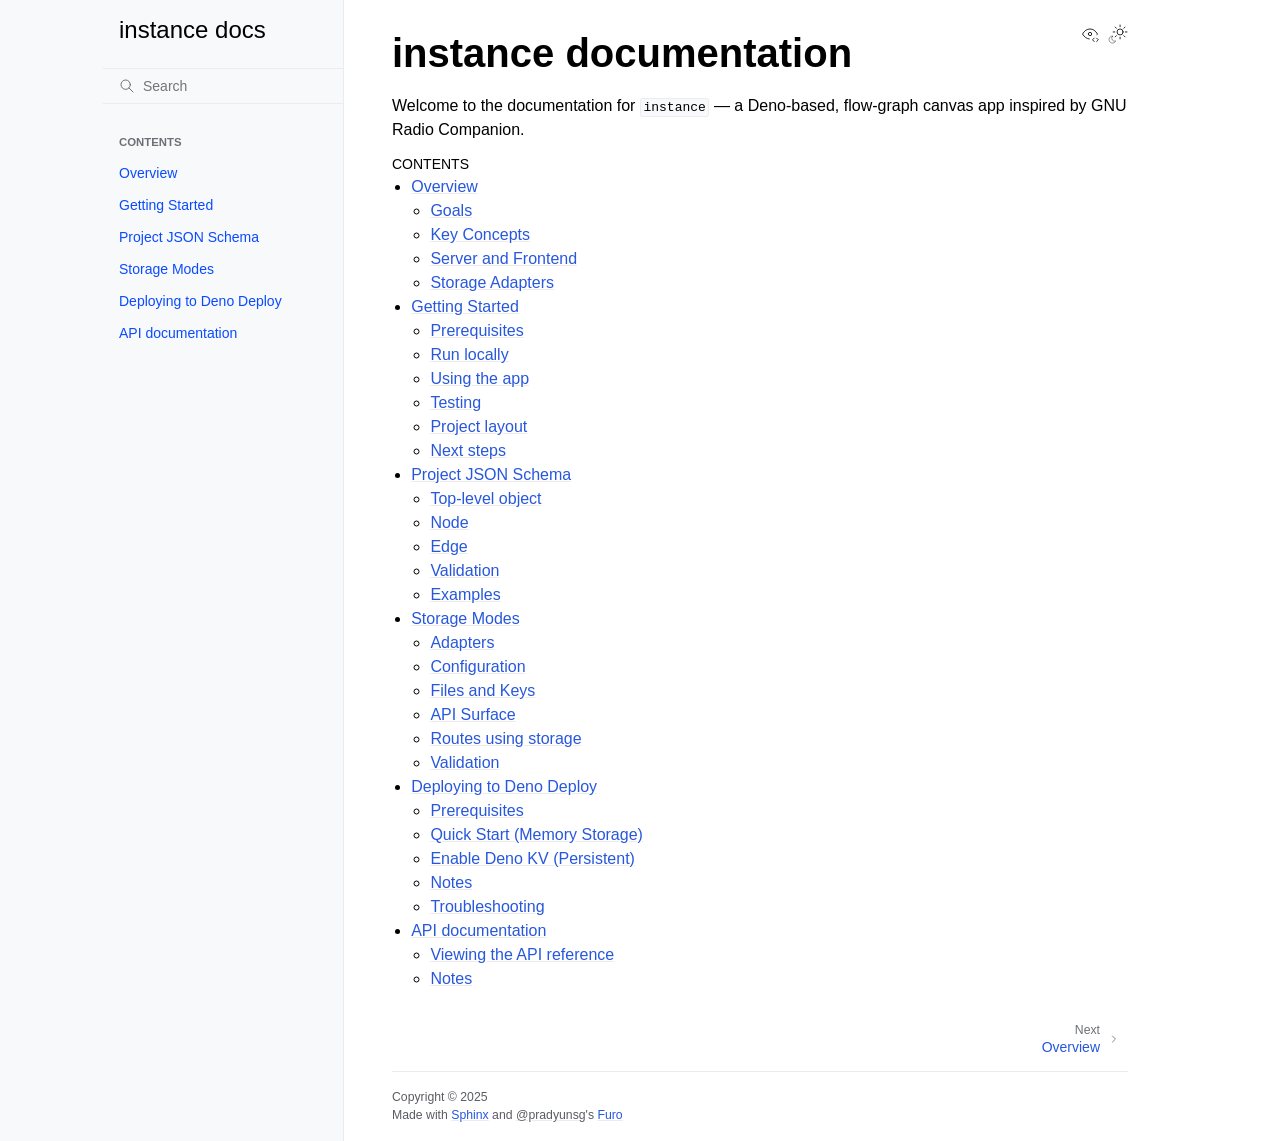
<file: docs/_build/html/index.html>
<!doctype html>
<html class="no-js" lang="en" data-content_root="./">
  <head><meta charset="utf-8">
    <meta name="viewport" content="width=device-width,initial-scale=1">
    <meta name="color-scheme" content="light dark"><meta name="viewport" content="width=device-width, initial-scale=1" />
<link rel="index" title="Index" href="genindex.html"><link rel="search" title="Search" href="search.html"><link rel="next" title="Overview" href="overview.html">

    <!-- Generated with Sphinx 8.2.3 and Furo 2025.09.25 -->
        <title>instance docs</title>
      <link rel="stylesheet" type="text/css" href="_static/pygments.css?v=acfd86a5" />
    <link rel="stylesheet" type="text/css" href="_static/styles/furo.css?v=580074bf" />
    <link rel="stylesheet" type="text/css" href="_static/styles/furo-extensions.css?v=8dab3a3b" />
    
    


<style>
  body {
    --color-code-background: #f2f2f2;
  --color-code-foreground: #1e1e1e;
  
  }
  @media not print {
    body[data-theme="dark"] {
      --color-code-background: #202020;
  --color-code-foreground: #d0d0d0;
  
    }
    @media (prefers-color-scheme: dark) {
      body:not([data-theme="light"]) {
        --color-code-background: #202020;
  --color-code-foreground: #d0d0d0;
  
      }
    }
  }
</style></head>
  <body>
    
    <script>
      document.body.dataset.theme = localStorage.getItem("theme") || "auto";
    </script>
    

<svg xmlns="http://www.w3.org/2000/svg" style="display: none;">
  <symbol id="svg-toc" viewBox="0 0 24 24">
    <title>Contents</title>
    <svg stroke="currentColor" fill="currentColor" stroke-width="0" viewBox="0 0 1024 1024">
      <path d="M408 442h480c4.4 0 8-3.6 8-8v-56c0-4.4-3.6-8-8-8H408c-4.4 0-8 3.6-8 8v56c0 4.4 3.6 8 8 8zm-8 204c0 4.4 3.6 8 8 8h480c4.4 0 8-3.6 8-8v-56c0-4.4-3.6-8-8-8H408c-4.4 0-8 3.6-8 8v56zm504-486H120c-4.4 0-8 3.6-8 8v56c0 4.4 3.6 8 8 8h784c4.4 0 8-3.6 8-8v-56c0-4.4-3.6-8-8-8zm0 632H120c-4.4 0-8 3.6-8 8v56c0 4.4 3.6 8 8 8h784c4.4 0 8-3.6 8-8v-56c0-4.4-3.6-8-8-8zM115.4 518.9L271.7 642c5.8 4.6 14.4.5 14.4-6.9V388.9c0-7.4-8.5-11.5-14.4-6.9L115.4 505.1a8.74 8.74 0 0 0 0 13.8z"/>
    </svg>
  </symbol>
  <symbol id="svg-menu" viewBox="0 0 24 24">
    <title>Menu</title>
    <svg xmlns="http://www.w3.org/2000/svg" viewBox="0 0 24 24" fill="none" stroke="currentColor"
      stroke-width="2" stroke-linecap="round" stroke-linejoin="round" class="feather-menu">
      <line x1="3" y1="12" x2="21" y2="12"></line>
      <line x1="3" y1="6" x2="21" y2="6"></line>
      <line x1="3" y1="18" x2="21" y2="18"></line>
    </svg>
  </symbol>
  <symbol id="svg-arrow-right" viewBox="0 0 24 24">
    <title>Expand</title>
    <svg xmlns="http://www.w3.org/2000/svg" viewBox="0 0 24 24" fill="none" stroke="currentColor"
      stroke-width="2" stroke-linecap="round" stroke-linejoin="round" class="feather-chevron-right">
      <polyline points="9 18 15 12 9 6"></polyline>
    </svg>
  </symbol>
  <symbol id="svg-sun" viewBox="0 0 24 24">
    <title>Light mode</title>
    <svg xmlns="http://www.w3.org/2000/svg" viewBox="0 0 24 24" fill="none" stroke="currentColor"
      stroke-width="1" stroke-linecap="round" stroke-linejoin="round" class="feather-sun">
      <circle cx="12" cy="12" r="5"></circle>
      <line x1="12" y1="1" x2="12" y2="3"></line>
      <line x1="12" y1="21" x2="12" y2="23"></line>
      <line x1="4.22" y1="4.22" x2="5.64" y2="5.64"></line>
      <line x1="18.36" y1="18.36" x2="19.78" y2="19.78"></line>
      <line x1="1" y1="12" x2="3" y2="12"></line>
      <line x1="21" y1="12" x2="23" y2="12"></line>
      <line x1="4.22" y1="19.78" x2="5.64" y2="18.36"></line>
      <line x1="18.36" y1="5.64" x2="19.78" y2="4.22"></line>
    </svg>
  </symbol>
  <symbol id="svg-moon" viewBox="0 0 24 24">
    <title>Dark mode</title>
    <svg xmlns="http://www.w3.org/2000/svg" viewBox="0 0 24 24" fill="none" stroke="currentColor"
      stroke-width="1" stroke-linecap="round" stroke-linejoin="round" class="icon-tabler-moon">
      <path stroke="none" d="M0 0h24v24H0z" fill="none" />
      <path d="M12 3c.132 0 .263 0 .393 0a7.5 7.5 0 0 0 7.92 12.446a9 9 0 1 1 -8.313 -12.454z" />
    </svg>
  </symbol>
  <symbol id="svg-sun-with-moon" viewBox="0 0 24 24">
    <title>Auto light/dark, in light mode</title>
    <svg xmlns="http://www.w3.org/2000/svg" viewBox="0 0 24 24" fill="none" stroke="currentColor"
      stroke-width="1" stroke-linecap="round" stroke-linejoin="round"
      class="icon-custom-derived-from-feather-sun-and-tabler-moon">
      <path style="opacity: 50%" d="M 5.411 14.504 C 5.471 14.504 5.532 14.504 5.591 14.504 C 3.639 16.319 4.383 19.569 6.931 20.352 C 7.693 20.586 8.512 20.551 9.25 20.252 C 8.023 23.207 4.056 23.725 2.11 21.184 C 0.166 18.642 1.702 14.949 4.874 14.536 C 5.051 14.512 5.231 14.5 5.411 14.5 L 5.411 14.504 Z"/>
      <line x1="14.5" y1="3.25" x2="14.5" y2="1.25"/>
      <line x1="14.5" y1="15.85" x2="14.5" y2="17.85"/>
      <line x1="10.044" y1="5.094" x2="8.63" y2="3.68"/>
      <line x1="19" y1="14.05" x2="20.414" y2="15.464"/>
      <line x1="8.2" y1="9.55" x2="6.2" y2="9.55"/>
      <line x1="20.8" y1="9.55" x2="22.8" y2="9.55"/>
      <line x1="10.044" y1="14.006" x2="8.63" y2="15.42"/>
      <line x1="19" y1="5.05" x2="20.414" y2="3.636"/>
      <circle cx="14.5" cy="9.55" r="3.6"/>
    </svg>
  </symbol>
  <symbol id="svg-moon-with-sun" viewBox="0 0 24 24">
    <title>Auto light/dark, in dark mode</title>
    <svg xmlns="http://www.w3.org/2000/svg" viewBox="0 0 24 24" fill="none" stroke="currentColor"
      stroke-width="1" stroke-linecap="round" stroke-linejoin="round"
      class="icon-custom-derived-from-feather-sun-and-tabler-moon">
      <path d="M 8.282 7.007 C 8.385 7.007 8.494 7.007 8.595 7.007 C 5.18 10.184 6.481 15.869 10.942 17.24 C 12.275 17.648 13.706 17.589 15 17.066 C 12.851 22.236 5.91 23.143 2.505 18.696 C -0.897 14.249 1.791 7.786 7.342 7.063 C 7.652 7.021 7.965 7 8.282 7 L 8.282 7.007 Z"/>
      <line style="opacity: 50%" x1="18" y1="3.705" x2="18" y2="2.5"/>
      <line style="opacity: 50%" x1="18" y1="11.295" x2="18" y2="12.5"/>
      <line style="opacity: 50%" x1="15.316" y1="4.816" x2="14.464" y2="3.964"/>
      <line style="opacity: 50%" x1="20.711" y1="10.212" x2="21.563" y2="11.063"/>
      <line style="opacity: 50%" x1="14.205" y1="7.5" x2="13.001" y2="7.5"/>
      <line style="opacity: 50%" x1="21.795" y1="7.5" x2="23" y2="7.5"/>
      <line style="opacity: 50%" x1="15.316" y1="10.184" x2="14.464" y2="11.036"/>
      <line style="opacity: 50%" x1="20.711" y1="4.789" x2="21.563" y2="3.937"/>
      <circle style="opacity: 50%" cx="18" cy="7.5" r="2.169"/>
    </svg>
  </symbol>
  <symbol id="svg-pencil" viewBox="0 0 24 24">
    <svg xmlns="http://www.w3.org/2000/svg" viewBox="0 0 24 24" fill="none" stroke="currentColor"
      stroke-width="1" stroke-linecap="round" stroke-linejoin="round" class="icon-tabler-pencil-code">
      <path d="M4 20h4l10.5 -10.5a2.828 2.828 0 1 0 -4 -4l-10.5 10.5v4" />
      <path d="M13.5 6.5l4 4" />
      <path d="M20 21l2 -2l-2 -2" />
      <path d="M17 17l-2 2l2 2" />
    </svg>
  </symbol>
  <symbol id="svg-eye" viewBox="0 0 24 24">
    <svg xmlns="http://www.w3.org/2000/svg" viewBox="0 0 24 24" fill="none" stroke="currentColor"
      stroke-width="1" stroke-linecap="round" stroke-linejoin="round" class="icon-tabler-eye-code">
      <path stroke="none" d="M0 0h24v24H0z" fill="none" />
      <path d="M10 12a2 2 0 1 0 4 0a2 2 0 0 0 -4 0" />
      <path
        d="M11.11 17.958c-3.209 -.307 -5.91 -2.293 -8.11 -5.958c2.4 -4 5.4 -6 9 -6c3.6 0 6.6 2 9 6c-.21 .352 -.427 .688 -.647 1.008" />
      <path d="M20 21l2 -2l-2 -2" />
      <path d="M17 17l-2 2l2 2" />
    </svg>
  </symbol>
</svg>

<input type="checkbox" class="sidebar-toggle" name="__navigation" id="__navigation" aria-label="Toggle site navigation sidebar">
<input type="checkbox" class="sidebar-toggle" name="__toc" id="__toc" aria-label="Toggle table of contents sidebar">
<label class="overlay sidebar-overlay" for="__navigation"></label>
<label class="overlay toc-overlay" for="__toc"></label>

<a class="skip-to-content muted-link" href="#furo-main-content">Skip to content</a>



<div class="page">
  <header class="mobile-header">
    <div class="header-left">
      <label class="nav-overlay-icon" for="__navigation">
        <span class="icon"><svg><use href="#svg-menu"></use></svg></span>
      </label>
    </div>
    <div class="header-center">
      <a href="#"><div class="brand">instance docs</div></a>
    </div>
    <div class="header-right">
      <div class="theme-toggle-container theme-toggle-header">
        <button class="theme-toggle" aria-label="Toggle Light / Dark / Auto color theme">
          <svg class="theme-icon-when-auto-light"><use href="#svg-sun-with-moon"></use></svg>
          <svg class="theme-icon-when-auto-dark"><use href="#svg-moon-with-sun"></use></svg>
          <svg class="theme-icon-when-dark"><use href="#svg-moon"></use></svg>
          <svg class="theme-icon-when-light"><use href="#svg-sun"></use></svg>
        </button>
      </div>
      <label class="toc-overlay-icon toc-header-icon no-toc" for="__toc">
        <span class="icon"><svg><use href="#svg-toc"></use></svg></span>
      </label>
    </div>
  </header>
  <aside class="sidebar-drawer">
    <div class="sidebar-container">
      
      <div class="sidebar-sticky"><a class="sidebar-brand" href="#">
  
  <span class="sidebar-brand-text">instance docs</span>
  
</a><form class="sidebar-search-container" method="get" action="search.html" role="search">
  <input class="sidebar-search" placeholder="Search" name="q" aria-label="Search">
  <input type="hidden" name="check_keywords" value="yes">
  <input type="hidden" name="area" value="default">
</form>
<div id="searchbox"></div><div class="sidebar-scroll"><div class="sidebar-tree">
  <p class="caption" role="heading"><span class="caption-text">Contents</span></p>
<ul>
<li class="toctree-l1"><a class="reference internal" href="overview.html">Overview</a></li>
<li class="toctree-l1"><a class="reference internal" href="getting_started.html">Getting Started</a></li>
<li class="toctree-l1"><a class="reference internal" href="schema.html">Project JSON Schema</a></li>
<li class="toctree-l1"><a class="reference internal" href="storage.html">Storage Modes</a></li>
<li class="toctree-l1"><a class="reference internal" href="deploy.html">Deploying to Deno Deploy</a></li>
<li class="toctree-l1"><a class="reference internal" href="api.html">API documentation</a></li>
</ul>

</div>
</div>

      </div>
      
    </div>
  </aside>
  <div class="main">
    <div class="content">
      <div class="article-container">
        <a href="#" class="back-to-top muted-link">
          <svg xmlns="http://www.w3.org/2000/svg" viewBox="0 0 24 24">
            <path d="M13 20h-2V8l-5.5 5.5-1.42-1.42L12 4.16l7.92 7.92-1.42 1.42L13 8v12z"></path>
          </svg>
          <span>Back to top</span>
        </a>
        <div class="content-icon-container">
          <div class="view-this-page">
  <a class="muted-link" href="_sources/index.rst.txt" title="View this page">
    <svg><use href="#svg-eye"></use></svg>
    <span class="visually-hidden">View this page</span>
  </a>
</div>
<div class="theme-toggle-container theme-toggle-content">
            <button class="theme-toggle" aria-label="Toggle Light / Dark / Auto color theme">
              <svg class="theme-icon-when-auto-light"><use href="#svg-sun-with-moon"></use></svg>
              <svg class="theme-icon-when-auto-dark"><use href="#svg-moon-with-sun"></use></svg>
              <svg class="theme-icon-when-dark"><use href="#svg-moon"></use></svg>
              <svg class="theme-icon-when-light"><use href="#svg-sun"></use></svg>
            </button>
          </div>
          <label class="toc-overlay-icon toc-content-icon no-toc" for="__toc">
            <span class="icon"><svg><use href="#svg-toc"></use></svg></span>
          </label>
        </div>
        <article role="main" id="furo-main-content">
          <section id="instance-documentation">
<h1>instance documentation<a class="headerlink" href="#instance-documentation" title="Link to this heading">¶</a></h1>
<p>Welcome to the documentation for <code class="docutils literal notranslate"><span class="pre">instance</span></code> — a Deno-based, flow-graph canvas app inspired by GNU Radio Companion.</p>
<div class="toctree-wrapper compound">
<p class="caption" role="heading"><span class="caption-text">Contents</span></p>
<ul>
<li class="toctree-l1"><a class="reference internal" href="overview.html">Overview</a><ul>
<li class="toctree-l2"><a class="reference internal" href="overview.html#goals">Goals</a></li>
<li class="toctree-l2"><a class="reference internal" href="overview.html#key-concepts">Key Concepts</a></li>
<li class="toctree-l2"><a class="reference internal" href="overview.html#server-and-frontend">Server and Frontend</a></li>
<li class="toctree-l2"><a class="reference internal" href="overview.html#storage-adapters">Storage Adapters</a></li>
</ul>
</li>
<li class="toctree-l1"><a class="reference internal" href="getting_started.html">Getting Started</a><ul>
<li class="toctree-l2"><a class="reference internal" href="getting_started.html#prerequisites">Prerequisites</a></li>
<li class="toctree-l2"><a class="reference internal" href="getting_started.html#run-locally">Run locally</a></li>
<li class="toctree-l2"><a class="reference internal" href="getting_started.html#using-the-app">Using the app</a></li>
<li class="toctree-l2"><a class="reference internal" href="getting_started.html#testing">Testing</a></li>
<li class="toctree-l2"><a class="reference internal" href="getting_started.html#project-layout">Project layout</a></li>
<li class="toctree-l2"><a class="reference internal" href="getting_started.html#next-steps">Next steps</a></li>
</ul>
</li>
<li class="toctree-l1"><a class="reference internal" href="schema.html">Project JSON Schema</a><ul>
<li class="toctree-l2"><a class="reference internal" href="schema.html#top-level-object">Top-level object</a></li>
<li class="toctree-l2"><a class="reference internal" href="schema.html#node">Node</a></li>
<li class="toctree-l2"><a class="reference internal" href="schema.html#edge">Edge</a></li>
<li class="toctree-l2"><a class="reference internal" href="schema.html#validation">Validation</a></li>
<li class="toctree-l2"><a class="reference internal" href="schema.html#examples">Examples</a></li>
</ul>
</li>
<li class="toctree-l1"><a class="reference internal" href="storage.html">Storage Modes</a><ul>
<li class="toctree-l2"><a class="reference internal" href="storage.html#adapters">Adapters</a></li>
<li class="toctree-l2"><a class="reference internal" href="storage.html#configuration">Configuration</a></li>
<li class="toctree-l2"><a class="reference internal" href="storage.html#files-and-keys">Files and Keys</a></li>
<li class="toctree-l2"><a class="reference internal" href="storage.html#api-surface">API Surface</a></li>
<li class="toctree-l2"><a class="reference internal" href="storage.html#routes-using-storage">Routes using storage</a></li>
<li class="toctree-l2"><a class="reference internal" href="storage.html#validation">Validation</a></li>
</ul>
</li>
<li class="toctree-l1"><a class="reference internal" href="deploy.html">Deploying to Deno Deploy</a><ul>
<li class="toctree-l2"><a class="reference internal" href="deploy.html#prerequisites">Prerequisites</a></li>
<li class="toctree-l2"><a class="reference internal" href="deploy.html#quick-start-memory-storage">Quick Start (Memory Storage)</a></li>
<li class="toctree-l2"><a class="reference internal" href="deploy.html#enable-deno-kv-persistent">Enable Deno KV (Persistent)</a></li>
<li class="toctree-l2"><a class="reference internal" href="deploy.html#notes">Notes</a></li>
<li class="toctree-l2"><a class="reference internal" href="deploy.html#troubleshooting">Troubleshooting</a></li>
</ul>
</li>
<li class="toctree-l1"><a class="reference internal" href="api.html">API documentation</a><ul>
<li class="toctree-l2"><a class="reference internal" href="api.html#viewing-the-api-reference">Viewing the API reference</a></li>
<li class="toctree-l2"><a class="reference internal" href="api.html#notes">Notes</a></li>
</ul>
</li>
</ul>
</div>
</section>

        </article>
      </div>
      <footer>
        
        <div class="related-pages">
          <a class="next-page" href="overview.html">
              <div class="page-info">
                <div class="context">
                  <span>Next</span>
                </div>
                <div class="title">Overview</div>
              </div>
              <svg class="furo-related-icon"><use href="#svg-arrow-right"></use></svg>
            </a>
          
        </div>
        <div class="bottom-of-page">
          <div class="left-details">
            <div class="copyright">
                Copyright &#169; 2025
            </div>
            Made with <a href="https://www.sphinx-doc.org/">Sphinx</a> and <a class="muted-link" href="https://pradyunsg.me">@pradyunsg</a>'s
            
            <a href="https://github.com/pradyunsg/furo">Furo</a>
            
          </div>
          <div class="right-details">
            
          </div>
        </div>
        
      </footer>
    </div>
    <aside class="toc-drawer no-toc">
      
      
      
    </aside>
  </div>
</div><script src="_static/documentation_options.js?v=5929fcd5"></script>
    <script src="_static/doctools.js?v=9bcbadda"></script>
    <script src="_static/sphinx_highlight.js?v=dc90522c"></script>
    <script src="_static/scripts/furo.js?v=46bd48cc"></script>
    </body>
</html>
</file>
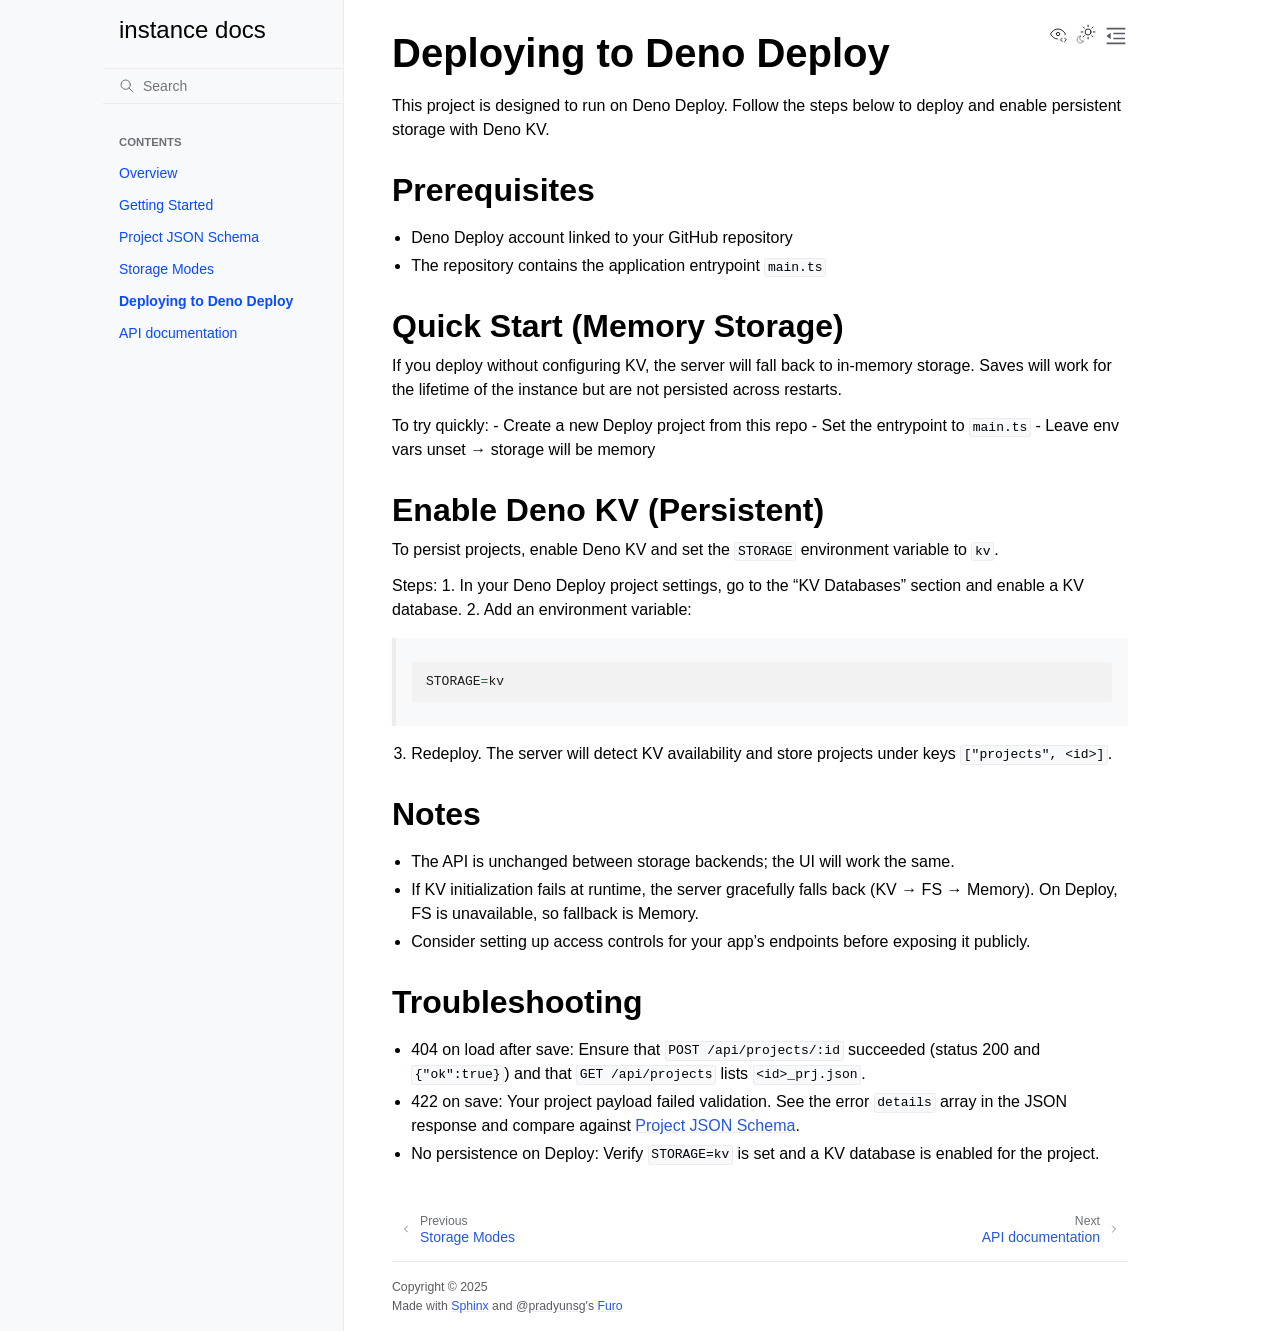
<file: docs/_build/html/deploy.html>
<!doctype html>
<html class="no-js" lang="en" data-content_root="./">
  <head><meta charset="utf-8">
    <meta name="viewport" content="width=device-width,initial-scale=1">
    <meta name="color-scheme" content="light dark"><meta name="viewport" content="width=device-width, initial-scale=1" />
<link rel="index" title="Index" href="genindex.html"><link rel="search" title="Search" href="search.html"><link rel="next" title="API documentation" href="api.html"><link rel="prev" title="Storage Modes" href="storage.html">

    <!-- Generated with Sphinx 8.2.3 and Furo 2025.09.25 -->
        <title>Deploying to Deno Deploy - instance docs</title>
      <link rel="stylesheet" type="text/css" href="_static/pygments.css?v=acfd86a5" />
    <link rel="stylesheet" type="text/css" href="_static/styles/furo.css?v=580074bf" />
    <link rel="stylesheet" type="text/css" href="_static/styles/furo-extensions.css?v=8dab3a3b" />
    
    


<style>
  body {
    --color-code-background: #f2f2f2;
  --color-code-foreground: #1e1e1e;
  
  }
  @media not print {
    body[data-theme="dark"] {
      --color-code-background: #202020;
  --color-code-foreground: #d0d0d0;
  
    }
    @media (prefers-color-scheme: dark) {
      body:not([data-theme="light"]) {
        --color-code-background: #202020;
  --color-code-foreground: #d0d0d0;
  
      }
    }
  }
</style></head>
  <body>
    
    <script>
      document.body.dataset.theme = localStorage.getItem("theme") || "auto";
    </script>
    

<svg xmlns="http://www.w3.org/2000/svg" style="display: none;">
  <symbol id="svg-toc" viewBox="0 0 24 24">
    <title>Contents</title>
    <svg stroke="currentColor" fill="currentColor" stroke-width="0" viewBox="0 0 1024 1024">
      <path d="M408 442h480c4.4 0 8-3.6 8-8v-56c0-4.4-3.6-8-8-8H408c-4.4 0-8 3.6-8 8v56c0 4.4 3.6 8 8 8zm-8 204c0 4.4 3.6 8 8 8h480c4.4 0 8-3.6 8-8v-56c0-4.4-3.6-8-8-8H408c-4.4 0-8 3.6-8 8v56zm504-486H120c-4.4 0-8 3.6-8 8v56c0 4.4 3.6 8 8 8h784c4.4 0 8-3.6 8-8v-56c0-4.4-3.6-8-8-8zm0 632H120c-4.4 0-8 3.6-8 8v56c0 4.4 3.6 8 8 8h784c4.4 0 8-3.6 8-8v-56c0-4.4-3.6-8-8-8zM115.4 518.9L271.7 642c5.8 4.6 14.4.5 14.4-6.9V388.9c0-7.4-8.5-11.5-14.4-6.9L115.4 505.1a8.74 8.74 0 0 0 0 13.8z"/>
    </svg>
  </symbol>
  <symbol id="svg-menu" viewBox="0 0 24 24">
    <title>Menu</title>
    <svg xmlns="http://www.w3.org/2000/svg" viewBox="0 0 24 24" fill="none" stroke="currentColor"
      stroke-width="2" stroke-linecap="round" stroke-linejoin="round" class="feather-menu">
      <line x1="3" y1="12" x2="21" y2="12"></line>
      <line x1="3" y1="6" x2="21" y2="6"></line>
      <line x1="3" y1="18" x2="21" y2="18"></line>
    </svg>
  </symbol>
  <symbol id="svg-arrow-right" viewBox="0 0 24 24">
    <title>Expand</title>
    <svg xmlns="http://www.w3.org/2000/svg" viewBox="0 0 24 24" fill="none" stroke="currentColor"
      stroke-width="2" stroke-linecap="round" stroke-linejoin="round" class="feather-chevron-right">
      <polyline points="9 18 15 12 9 6"></polyline>
    </svg>
  </symbol>
  <symbol id="svg-sun" viewBox="0 0 24 24">
    <title>Light mode</title>
    <svg xmlns="http://www.w3.org/2000/svg" viewBox="0 0 24 24" fill="none" stroke="currentColor"
      stroke-width="1" stroke-linecap="round" stroke-linejoin="round" class="feather-sun">
      <circle cx="12" cy="12" r="5"></circle>
      <line x1="12" y1="1" x2="12" y2="3"></line>
      <line x1="12" y1="21" x2="12" y2="23"></line>
      <line x1="4.22" y1="4.22" x2="5.64" y2="5.64"></line>
      <line x1="18.36" y1="18.36" x2="19.78" y2="19.78"></line>
      <line x1="1" y1="12" x2="3" y2="12"></line>
      <line x1="21" y1="12" x2="23" y2="12"></line>
      <line x1="4.22" y1="19.78" x2="5.64" y2="18.36"></line>
      <line x1="18.36" y1="5.64" x2="19.78" y2="4.22"></line>
    </svg>
  </symbol>
  <symbol id="svg-moon" viewBox="0 0 24 24">
    <title>Dark mode</title>
    <svg xmlns="http://www.w3.org/2000/svg" viewBox="0 0 24 24" fill="none" stroke="currentColor"
      stroke-width="1" stroke-linecap="round" stroke-linejoin="round" class="icon-tabler-moon">
      <path stroke="none" d="M0 0h24v24H0z" fill="none" />
      <path d="M12 3c.132 0 .263 0 .393 0a7.5 7.5 0 0 0 7.92 12.446a9 9 0 1 1 -8.313 -12.454z" />
    </svg>
  </symbol>
  <symbol id="svg-sun-with-moon" viewBox="0 0 24 24">
    <title>Auto light/dark, in light mode</title>
    <svg xmlns="http://www.w3.org/2000/svg" viewBox="0 0 24 24" fill="none" stroke="currentColor"
      stroke-width="1" stroke-linecap="round" stroke-linejoin="round"
      class="icon-custom-derived-from-feather-sun-and-tabler-moon">
      <path style="opacity: 50%" d="M 5.411 14.504 C 5.471 14.504 5.532 14.504 5.591 14.504 C 3.639 16.319 4.383 19.569 6.931 20.352 C 7.693 20.586 8.512 20.551 9.25 20.252 C 8.023 23.207 4.056 23.725 2.11 21.184 C 0.166 18.642 1.702 14.949 4.874 14.536 C 5.051 14.512 5.231 14.5 5.411 14.5 L 5.411 14.504 Z"/>
      <line x1="14.5" y1="3.25" x2="14.5" y2="1.25"/>
      <line x1="14.5" y1="15.85" x2="14.5" y2="17.85"/>
      <line x1="10.044" y1="5.094" x2="8.63" y2="3.68"/>
      <line x1="19" y1="14.05" x2="20.414" y2="15.464"/>
      <line x1="8.2" y1="9.55" x2="6.2" y2="9.55"/>
      <line x1="20.8" y1="9.55" x2="22.8" y2="9.55"/>
      <line x1="10.044" y1="14.006" x2="8.63" y2="15.42"/>
      <line x1="19" y1="5.05" x2="20.414" y2="3.636"/>
      <circle cx="14.5" cy="9.55" r="3.6"/>
    </svg>
  </symbol>
  <symbol id="svg-moon-with-sun" viewBox="0 0 24 24">
    <title>Auto light/dark, in dark mode</title>
    <svg xmlns="http://www.w3.org/2000/svg" viewBox="0 0 24 24" fill="none" stroke="currentColor"
      stroke-width="1" stroke-linecap="round" stroke-linejoin="round"
      class="icon-custom-derived-from-feather-sun-and-tabler-moon">
      <path d="M 8.282 7.007 C 8.385 7.007 8.494 7.007 8.595 7.007 C 5.18 10.184 6.481 15.869 10.942 17.24 C 12.275 17.648 13.706 17.589 15 17.066 C 12.851 22.236 5.91 23.143 2.505 18.696 C -0.897 14.249 1.791 7.786 7.342 7.063 C 7.652 7.021 7.965 7 8.282 7 L 8.282 7.007 Z"/>
      <line style="opacity: 50%" x1="18" y1="3.705" x2="18" y2="2.5"/>
      <line style="opacity: 50%" x1="18" y1="11.295" x2="18" y2="12.5"/>
      <line style="opacity: 50%" x1="15.316" y1="4.816" x2="14.464" y2="3.964"/>
      <line style="opacity: 50%" x1="20.711" y1="10.212" x2="21.563" y2="11.063"/>
      <line style="opacity: 50%" x1="14.205" y1="7.5" x2="13.001" y2="7.5"/>
      <line style="opacity: 50%" x1="21.795" y1="7.5" x2="23" y2="7.5"/>
      <line style="opacity: 50%" x1="15.316" y1="10.184" x2="14.464" y2="11.036"/>
      <line style="opacity: 50%" x1="20.711" y1="4.789" x2="21.563" y2="3.937"/>
      <circle style="opacity: 50%" cx="18" cy="7.5" r="2.169"/>
    </svg>
  </symbol>
  <symbol id="svg-pencil" viewBox="0 0 24 24">
    <svg xmlns="http://www.w3.org/2000/svg" viewBox="0 0 24 24" fill="none" stroke="currentColor"
      stroke-width="1" stroke-linecap="round" stroke-linejoin="round" class="icon-tabler-pencil-code">
      <path d="M4 20h4l10.5 -10.5a2.828 2.828 0 1 0 -4 -4l-10.5 10.5v4" />
      <path d="M13.5 6.5l4 4" />
      <path d="M20 21l2 -2l-2 -2" />
      <path d="M17 17l-2 2l2 2" />
    </svg>
  </symbol>
  <symbol id="svg-eye" viewBox="0 0 24 24">
    <svg xmlns="http://www.w3.org/2000/svg" viewBox="0 0 24 24" fill="none" stroke="currentColor"
      stroke-width="1" stroke-linecap="round" stroke-linejoin="round" class="icon-tabler-eye-code">
      <path stroke="none" d="M0 0h24v24H0z" fill="none" />
      <path d="M10 12a2 2 0 1 0 4 0a2 2 0 0 0 -4 0" />
      <path
        d="M11.11 17.958c-3.209 -.307 -5.91 -2.293 -8.11 -5.958c2.4 -4 5.4 -6 9 -6c3.6 0 6.6 2 9 6c-.21 .352 -.427 .688 -.647 1.008" />
      <path d="M20 21l2 -2l-2 -2" />
      <path d="M17 17l-2 2l2 2" />
    </svg>
  </symbol>
</svg>

<input type="checkbox" class="sidebar-toggle" name="__navigation" id="__navigation" aria-label="Toggle site navigation sidebar">
<input type="checkbox" class="sidebar-toggle" name="__toc" id="__toc" aria-label="Toggle table of contents sidebar">
<label class="overlay sidebar-overlay" for="__navigation"></label>
<label class="overlay toc-overlay" for="__toc"></label>

<a class="skip-to-content muted-link" href="#furo-main-content">Skip to content</a>



<div class="page">
  <header class="mobile-header">
    <div class="header-left">
      <label class="nav-overlay-icon" for="__navigation">
        <span class="icon"><svg><use href="#svg-menu"></use></svg></span>
      </label>
    </div>
    <div class="header-center">
      <a href="index.html"><div class="brand">instance docs</div></a>
    </div>
    <div class="header-right">
      <div class="theme-toggle-container theme-toggle-header">
        <button class="theme-toggle" aria-label="Toggle Light / Dark / Auto color theme">
          <svg class="theme-icon-when-auto-light"><use href="#svg-sun-with-moon"></use></svg>
          <svg class="theme-icon-when-auto-dark"><use href="#svg-moon-with-sun"></use></svg>
          <svg class="theme-icon-when-dark"><use href="#svg-moon"></use></svg>
          <svg class="theme-icon-when-light"><use href="#svg-sun"></use></svg>
        </button>
      </div>
      <label class="toc-overlay-icon toc-header-icon" for="__toc">
        <span class="icon"><svg><use href="#svg-toc"></use></svg></span>
      </label>
    </div>
  </header>
  <aside class="sidebar-drawer">
    <div class="sidebar-container">
      
      <div class="sidebar-sticky"><a class="sidebar-brand" href="index.html">
  
  <span class="sidebar-brand-text">instance docs</span>
  
</a><form class="sidebar-search-container" method="get" action="search.html" role="search">
  <input class="sidebar-search" placeholder="Search" name="q" aria-label="Search">
  <input type="hidden" name="check_keywords" value="yes">
  <input type="hidden" name="area" value="default">
</form>
<div id="searchbox"></div><div class="sidebar-scroll"><div class="sidebar-tree">
  <p class="caption" role="heading"><span class="caption-text">Contents</span></p>
<ul class="current">
<li class="toctree-l1"><a class="reference internal" href="overview.html">Overview</a></li>
<li class="toctree-l1"><a class="reference internal" href="getting_started.html">Getting Started</a></li>
<li class="toctree-l1"><a class="reference internal" href="schema.html">Project JSON Schema</a></li>
<li class="toctree-l1"><a class="reference internal" href="storage.html">Storage Modes</a></li>
<li class="toctree-l1 current current-page"><a class="current reference internal" href="#">Deploying to Deno Deploy</a></li>
<li class="toctree-l1"><a class="reference internal" href="api.html">API documentation</a></li>
</ul>

</div>
</div>

      </div>
      
    </div>
  </aside>
  <div class="main">
    <div class="content">
      <div class="article-container">
        <a href="#" class="back-to-top muted-link">
          <svg xmlns="http://www.w3.org/2000/svg" viewBox="0 0 24 24">
            <path d="M13 20h-2V8l-5.5 5.5-1.42-1.42L12 4.16l7.92 7.92-1.42 1.42L13 8v12z"></path>
          </svg>
          <span>Back to top</span>
        </a>
        <div class="content-icon-container">
          <div class="view-this-page">
  <a class="muted-link" href="_sources/deploy.rst.txt" title="View this page">
    <svg><use href="#svg-eye"></use></svg>
    <span class="visually-hidden">View this page</span>
  </a>
</div>
<div class="theme-toggle-container theme-toggle-content">
            <button class="theme-toggle" aria-label="Toggle Light / Dark / Auto color theme">
              <svg class="theme-icon-when-auto-light"><use href="#svg-sun-with-moon"></use></svg>
              <svg class="theme-icon-when-auto-dark"><use href="#svg-moon-with-sun"></use></svg>
              <svg class="theme-icon-when-dark"><use href="#svg-moon"></use></svg>
              <svg class="theme-icon-when-light"><use href="#svg-sun"></use></svg>
            </button>
          </div>
          <label class="toc-overlay-icon toc-content-icon" for="__toc">
            <span class="icon"><svg><use href="#svg-toc"></use></svg></span>
          </label>
        </div>
        <article role="main" id="furo-main-content">
          <section id="deploying-to-deno-deploy">
<h1>Deploying to Deno Deploy<a class="headerlink" href="#deploying-to-deno-deploy" title="Link to this heading">¶</a></h1>
<p>This project is designed to run on Deno Deploy. Follow the steps below to deploy and enable persistent storage with Deno KV.</p>
<section id="prerequisites">
<h2>Prerequisites<a class="headerlink" href="#prerequisites" title="Link to this heading">¶</a></h2>
<ul class="simple">
<li><p>Deno Deploy account linked to your GitHub repository</p></li>
<li><p>The repository contains the application entrypoint <code class="docutils literal notranslate"><span class="pre">main.ts</span></code></p></li>
</ul>
</section>
<section id="quick-start-memory-storage">
<h2>Quick Start (Memory Storage)<a class="headerlink" href="#quick-start-memory-storage" title="Link to this heading">¶</a></h2>
<p>If you deploy without configuring KV, the server will fall back to in-memory storage. Saves will work for the lifetime of the instance but are not persisted across restarts.</p>
<p>To try quickly:
- Create a new Deploy project from this repo
- Set the entrypoint to <code class="docutils literal notranslate"><span class="pre">main.ts</span></code>
- Leave env vars unset → storage will be memory</p>
</section>
<section id="enable-deno-kv-persistent">
<h2>Enable Deno KV (Persistent)<a class="headerlink" href="#enable-deno-kv-persistent" title="Link to this heading">¶</a></h2>
<p>To persist projects, enable Deno KV and set the <code class="docutils literal notranslate"><span class="pre">STORAGE</span></code> environment variable to <code class="docutils literal notranslate"><span class="pre">kv</span></code>.</p>
<p>Steps:
1. In your Deno Deploy project settings, go to the “KV Databases” section and enable a KV database.
2. Add an environment variable:</p>
<blockquote>
<div><div class="highlight-default notranslate"><div class="highlight"><pre><span></span><span class="n">STORAGE</span><span class="o">=</span><span class="n">kv</span>
</pre></div>
</div>
</div></blockquote>
<ol class="arabic simple" start="3">
<li><p>Redeploy. The server will detect KV availability and store projects under keys <code class="docutils literal notranslate"><span class="pre">[&quot;projects&quot;,</span> <span class="pre">&lt;id&gt;]</span></code>.</p></li>
</ol>
</section>
<section id="notes">
<h2>Notes<a class="headerlink" href="#notes" title="Link to this heading">¶</a></h2>
<ul class="simple">
<li><p>The API is unchanged between storage backends; the UI will work the same.</p></li>
<li><p>If KV initialization fails at runtime, the server gracefully falls back (KV → FS → Memory). On Deploy, FS is unavailable, so fallback is Memory.</p></li>
<li><p>Consider setting up access controls for your app’s endpoints before exposing it publicly.</p></li>
</ul>
</section>
<section id="troubleshooting">
<h2>Troubleshooting<a class="headerlink" href="#troubleshooting" title="Link to this heading">¶</a></h2>
<ul class="simple">
<li><p>404 on load after save: Ensure that <code class="docutils literal notranslate"><span class="pre">POST</span> <span class="pre">/api/projects/:id</span></code> succeeded (status 200 and <code class="docutils literal notranslate"><span class="pre">{&quot;ok&quot;:true}</span></code>) and that <code class="docutils literal notranslate"><span class="pre">GET</span> <span class="pre">/api/projects</span></code> lists <code class="docutils literal notranslate"><span class="pre">&lt;id&gt;_prj.json</span></code>.</p></li>
<li><p>422 on save: Your project payload failed validation. See the error <code class="docutils literal notranslate"><span class="pre">details</span></code> array in the JSON response and compare against <a class="reference internal" href="schema.html"><span class="doc">Project JSON Schema</span></a>.</p></li>
<li><p>No persistence on Deploy: Verify <code class="docutils literal notranslate"><span class="pre">STORAGE=kv</span></code> is set and a KV database is enabled for the project.</p></li>
</ul>
</section>
</section>

        </article>
      </div>
      <footer>
        
        <div class="related-pages">
          <a class="next-page" href="api.html">
              <div class="page-info">
                <div class="context">
                  <span>Next</span>
                </div>
                <div class="title">API documentation</div>
              </div>
              <svg class="furo-related-icon"><use href="#svg-arrow-right"></use></svg>
            </a>
          <a class="prev-page" href="storage.html">
              <svg class="furo-related-icon"><use href="#svg-arrow-right"></use></svg>
              <div class="page-info">
                <div class="context">
                  <span>Previous</span>
                </div>
                
                <div class="title">Storage Modes</div>
                
              </div>
            </a>
        </div>
        <div class="bottom-of-page">
          <div class="left-details">
            <div class="copyright">
                Copyright &#169; 2025
            </div>
            Made with <a href="https://www.sphinx-doc.org/">Sphinx</a> and <a class="muted-link" href="https://pradyunsg.me">@pradyunsg</a>'s
            
            <a href="https://github.com/pradyunsg/furo">Furo</a>
            
          </div>
          <div class="right-details">
            
          </div>
        </div>
        
      </footer>
    </div>
    <aside class="toc-drawer">
      
      
      <div class="toc-sticky toc-scroll">
        <div class="toc-title-container">
          <span class="toc-title">
            On this page
          </span>
        </div>
        <div class="toc-tree-container">
          <div class="toc-tree">
            <ul>
<li><a class="reference internal" href="#">Deploying to Deno Deploy</a><ul>
<li><a class="reference internal" href="#prerequisites">Prerequisites</a></li>
<li><a class="reference internal" href="#quick-start-memory-storage">Quick Start (Memory Storage)</a></li>
<li><a class="reference internal" href="#enable-deno-kv-persistent">Enable Deno KV (Persistent)</a></li>
<li><a class="reference internal" href="#notes">Notes</a></li>
<li><a class="reference internal" href="#troubleshooting">Troubleshooting</a></li>
</ul>
</li>
</ul>

          </div>
        </div>
      </div>
      
      
    </aside>
  </div>
</div><script src="_static/documentation_options.js?v=5929fcd5"></script>
    <script src="_static/doctools.js?v=9bcbadda"></script>
    <script src="_static/sphinx_highlight.js?v=dc90522c"></script>
    <script src="_static/scripts/furo.js?v=46bd48cc"></script>
    </body>
</html>
</file>
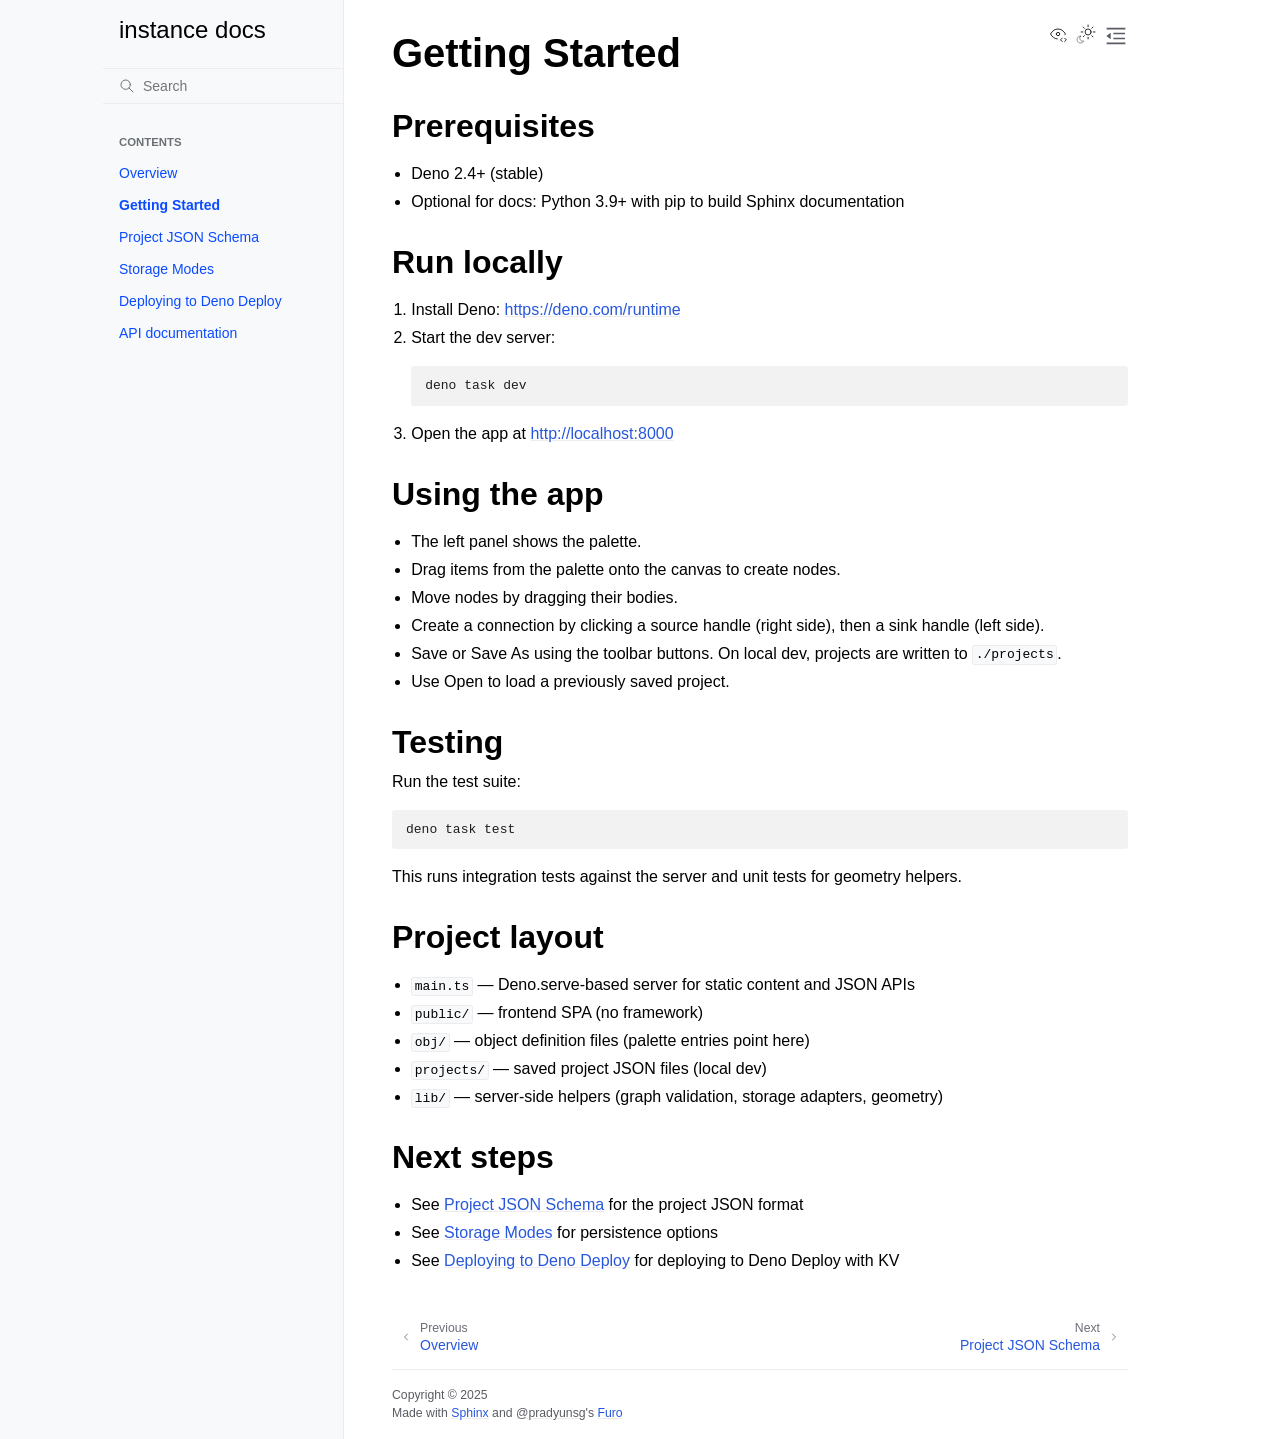
<file: docs/_build/html/getting_started.html>
<!doctype html>
<html class="no-js" lang="en" data-content_root="./">
  <head><meta charset="utf-8">
    <meta name="viewport" content="width=device-width,initial-scale=1">
    <meta name="color-scheme" content="light dark"><meta name="viewport" content="width=device-width, initial-scale=1" />
<link rel="index" title="Index" href="genindex.html"><link rel="search" title="Search" href="search.html"><link rel="next" title="Project JSON Schema" href="schema.html"><link rel="prev" title="Overview" href="overview.html">

    <!-- Generated with Sphinx 8.2.3 and Furo 2025.09.25 -->
        <title>Getting Started - instance docs</title>
      <link rel="stylesheet" type="text/css" href="_static/pygments.css?v=acfd86a5" />
    <link rel="stylesheet" type="text/css" href="_static/styles/furo.css?v=580074bf" />
    <link rel="stylesheet" type="text/css" href="_static/styles/furo-extensions.css?v=8dab3a3b" />
    
    


<style>
  body {
    --color-code-background: #f2f2f2;
  --color-code-foreground: #1e1e1e;
  
  }
  @media not print {
    body[data-theme="dark"] {
      --color-code-background: #202020;
  --color-code-foreground: #d0d0d0;
  
    }
    @media (prefers-color-scheme: dark) {
      body:not([data-theme="light"]) {
        --color-code-background: #202020;
  --color-code-foreground: #d0d0d0;
  
      }
    }
  }
</style></head>
  <body>
    
    <script>
      document.body.dataset.theme = localStorage.getItem("theme") || "auto";
    </script>
    

<svg xmlns="http://www.w3.org/2000/svg" style="display: none;">
  <symbol id="svg-toc" viewBox="0 0 24 24">
    <title>Contents</title>
    <svg stroke="currentColor" fill="currentColor" stroke-width="0" viewBox="0 0 1024 1024">
      <path d="M408 442h480c4.4 0 8-3.6 8-8v-56c0-4.4-3.6-8-8-8H408c-4.4 0-8 3.6-8 8v56c0 4.4 3.6 8 8 8zm-8 204c0 4.4 3.6 8 8 8h480c4.4 0 8-3.6 8-8v-56c0-4.4-3.6-8-8-8H408c-4.4 0-8 3.6-8 8v56zm504-486H120c-4.4 0-8 3.6-8 8v56c0 4.4 3.6 8 8 8h784c4.4 0 8-3.6 8-8v-56c0-4.4-3.6-8-8-8zm0 632H120c-4.4 0-8 3.6-8 8v56c0 4.4 3.6 8 8 8h784c4.4 0 8-3.6 8-8v-56c0-4.4-3.6-8-8-8zM115.4 518.9L271.7 642c5.8 4.6 14.4.5 14.4-6.9V388.9c0-7.4-8.5-11.5-14.4-6.9L115.4 505.1a8.74 8.74 0 0 0 0 13.8z"/>
    </svg>
  </symbol>
  <symbol id="svg-menu" viewBox="0 0 24 24">
    <title>Menu</title>
    <svg xmlns="http://www.w3.org/2000/svg" viewBox="0 0 24 24" fill="none" stroke="currentColor"
      stroke-width="2" stroke-linecap="round" stroke-linejoin="round" class="feather-menu">
      <line x1="3" y1="12" x2="21" y2="12"></line>
      <line x1="3" y1="6" x2="21" y2="6"></line>
      <line x1="3" y1="18" x2="21" y2="18"></line>
    </svg>
  </symbol>
  <symbol id="svg-arrow-right" viewBox="0 0 24 24">
    <title>Expand</title>
    <svg xmlns="http://www.w3.org/2000/svg" viewBox="0 0 24 24" fill="none" stroke="currentColor"
      stroke-width="2" stroke-linecap="round" stroke-linejoin="round" class="feather-chevron-right">
      <polyline points="9 18 15 12 9 6"></polyline>
    </svg>
  </symbol>
  <symbol id="svg-sun" viewBox="0 0 24 24">
    <title>Light mode</title>
    <svg xmlns="http://www.w3.org/2000/svg" viewBox="0 0 24 24" fill="none" stroke="currentColor"
      stroke-width="1" stroke-linecap="round" stroke-linejoin="round" class="feather-sun">
      <circle cx="12" cy="12" r="5"></circle>
      <line x1="12" y1="1" x2="12" y2="3"></line>
      <line x1="12" y1="21" x2="12" y2="23"></line>
      <line x1="4.22" y1="4.22" x2="5.64" y2="5.64"></line>
      <line x1="18.36" y1="18.36" x2="19.78" y2="19.78"></line>
      <line x1="1" y1="12" x2="3" y2="12"></line>
      <line x1="21" y1="12" x2="23" y2="12"></line>
      <line x1="4.22" y1="19.78" x2="5.64" y2="18.36"></line>
      <line x1="18.36" y1="5.64" x2="19.78" y2="4.22"></line>
    </svg>
  </symbol>
  <symbol id="svg-moon" viewBox="0 0 24 24">
    <title>Dark mode</title>
    <svg xmlns="http://www.w3.org/2000/svg" viewBox="0 0 24 24" fill="none" stroke="currentColor"
      stroke-width="1" stroke-linecap="round" stroke-linejoin="round" class="icon-tabler-moon">
      <path stroke="none" d="M0 0h24v24H0z" fill="none" />
      <path d="M12 3c.132 0 .263 0 .393 0a7.5 7.5 0 0 0 7.92 12.446a9 9 0 1 1 -8.313 -12.454z" />
    </svg>
  </symbol>
  <symbol id="svg-sun-with-moon" viewBox="0 0 24 24">
    <title>Auto light/dark, in light mode</title>
    <svg xmlns="http://www.w3.org/2000/svg" viewBox="0 0 24 24" fill="none" stroke="currentColor"
      stroke-width="1" stroke-linecap="round" stroke-linejoin="round"
      class="icon-custom-derived-from-feather-sun-and-tabler-moon">
      <path style="opacity: 50%" d="M 5.411 14.504 C 5.471 14.504 5.532 14.504 5.591 14.504 C 3.639 16.319 4.383 19.569 6.931 20.352 C 7.693 20.586 8.512 20.551 9.25 20.252 C 8.023 23.207 4.056 23.725 2.11 21.184 C 0.166 18.642 1.702 14.949 4.874 14.536 C 5.051 14.512 5.231 14.5 5.411 14.5 L 5.411 14.504 Z"/>
      <line x1="14.5" y1="3.25" x2="14.5" y2="1.25"/>
      <line x1="14.5" y1="15.85" x2="14.5" y2="17.85"/>
      <line x1="10.044" y1="5.094" x2="8.63" y2="3.68"/>
      <line x1="19" y1="14.05" x2="20.414" y2="15.464"/>
      <line x1="8.2" y1="9.55" x2="6.2" y2="9.55"/>
      <line x1="20.8" y1="9.55" x2="22.8" y2="9.55"/>
      <line x1="10.044" y1="14.006" x2="8.63" y2="15.42"/>
      <line x1="19" y1="5.05" x2="20.414" y2="3.636"/>
      <circle cx="14.5" cy="9.55" r="3.6"/>
    </svg>
  </symbol>
  <symbol id="svg-moon-with-sun" viewBox="0 0 24 24">
    <title>Auto light/dark, in dark mode</title>
    <svg xmlns="http://www.w3.org/2000/svg" viewBox="0 0 24 24" fill="none" stroke="currentColor"
      stroke-width="1" stroke-linecap="round" stroke-linejoin="round"
      class="icon-custom-derived-from-feather-sun-and-tabler-moon">
      <path d="M 8.282 7.007 C 8.385 7.007 8.494 7.007 8.595 7.007 C 5.18 10.184 6.481 15.869 10.942 17.24 C 12.275 17.648 13.706 17.589 15 17.066 C 12.851 22.236 5.91 23.143 2.505 18.696 C -0.897 14.249 1.791 7.786 7.342 7.063 C 7.652 7.021 7.965 7 8.282 7 L 8.282 7.007 Z"/>
      <line style="opacity: 50%" x1="18" y1="3.705" x2="18" y2="2.5"/>
      <line style="opacity: 50%" x1="18" y1="11.295" x2="18" y2="12.5"/>
      <line style="opacity: 50%" x1="15.316" y1="4.816" x2="14.464" y2="3.964"/>
      <line style="opacity: 50%" x1="20.711" y1="10.212" x2="21.563" y2="11.063"/>
      <line style="opacity: 50%" x1="14.205" y1="7.5" x2="13.001" y2="7.5"/>
      <line style="opacity: 50%" x1="21.795" y1="7.5" x2="23" y2="7.5"/>
      <line style="opacity: 50%" x1="15.316" y1="10.184" x2="14.464" y2="11.036"/>
      <line style="opacity: 50%" x1="20.711" y1="4.789" x2="21.563" y2="3.937"/>
      <circle style="opacity: 50%" cx="18" cy="7.5" r="2.169"/>
    </svg>
  </symbol>
  <symbol id="svg-pencil" viewBox="0 0 24 24">
    <svg xmlns="http://www.w3.org/2000/svg" viewBox="0 0 24 24" fill="none" stroke="currentColor"
      stroke-width="1" stroke-linecap="round" stroke-linejoin="round" class="icon-tabler-pencil-code">
      <path d="M4 20h4l10.5 -10.5a2.828 2.828 0 1 0 -4 -4l-10.5 10.5v4" />
      <path d="M13.5 6.5l4 4" />
      <path d="M20 21l2 -2l-2 -2" />
      <path d="M17 17l-2 2l2 2" />
    </svg>
  </symbol>
  <symbol id="svg-eye" viewBox="0 0 24 24">
    <svg xmlns="http://www.w3.org/2000/svg" viewBox="0 0 24 24" fill="none" stroke="currentColor"
      stroke-width="1" stroke-linecap="round" stroke-linejoin="round" class="icon-tabler-eye-code">
      <path stroke="none" d="M0 0h24v24H0z" fill="none" />
      <path d="M10 12a2 2 0 1 0 4 0a2 2 0 0 0 -4 0" />
      <path
        d="M11.11 17.958c-3.209 -.307 -5.91 -2.293 -8.11 -5.958c2.4 -4 5.4 -6 9 -6c3.6 0 6.6 2 9 6c-.21 .352 -.427 .688 -.647 1.008" />
      <path d="M20 21l2 -2l-2 -2" />
      <path d="M17 17l-2 2l2 2" />
    </svg>
  </symbol>
</svg>

<input type="checkbox" class="sidebar-toggle" name="__navigation" id="__navigation" aria-label="Toggle site navigation sidebar">
<input type="checkbox" class="sidebar-toggle" name="__toc" id="__toc" aria-label="Toggle table of contents sidebar">
<label class="overlay sidebar-overlay" for="__navigation"></label>
<label class="overlay toc-overlay" for="__toc"></label>

<a class="skip-to-content muted-link" href="#furo-main-content">Skip to content</a>



<div class="page">
  <header class="mobile-header">
    <div class="header-left">
      <label class="nav-overlay-icon" for="__navigation">
        <span class="icon"><svg><use href="#svg-menu"></use></svg></span>
      </label>
    </div>
    <div class="header-center">
      <a href="index.html"><div class="brand">instance docs</div></a>
    </div>
    <div class="header-right">
      <div class="theme-toggle-container theme-toggle-header">
        <button class="theme-toggle" aria-label="Toggle Light / Dark / Auto color theme">
          <svg class="theme-icon-when-auto-light"><use href="#svg-sun-with-moon"></use></svg>
          <svg class="theme-icon-when-auto-dark"><use href="#svg-moon-with-sun"></use></svg>
          <svg class="theme-icon-when-dark"><use href="#svg-moon"></use></svg>
          <svg class="theme-icon-when-light"><use href="#svg-sun"></use></svg>
        </button>
      </div>
      <label class="toc-overlay-icon toc-header-icon" for="__toc">
        <span class="icon"><svg><use href="#svg-toc"></use></svg></span>
      </label>
    </div>
  </header>
  <aside class="sidebar-drawer">
    <div class="sidebar-container">
      
      <div class="sidebar-sticky"><a class="sidebar-brand" href="index.html">
  
  <span class="sidebar-brand-text">instance docs</span>
  
</a><form class="sidebar-search-container" method="get" action="search.html" role="search">
  <input class="sidebar-search" placeholder="Search" name="q" aria-label="Search">
  <input type="hidden" name="check_keywords" value="yes">
  <input type="hidden" name="area" value="default">
</form>
<div id="searchbox"></div><div class="sidebar-scroll"><div class="sidebar-tree">
  <p class="caption" role="heading"><span class="caption-text">Contents</span></p>
<ul class="current">
<li class="toctree-l1"><a class="reference internal" href="overview.html">Overview</a></li>
<li class="toctree-l1 current current-page"><a class="current reference internal" href="#">Getting Started</a></li>
<li class="toctree-l1"><a class="reference internal" href="schema.html">Project JSON Schema</a></li>
<li class="toctree-l1"><a class="reference internal" href="storage.html">Storage Modes</a></li>
<li class="toctree-l1"><a class="reference internal" href="deploy.html">Deploying to Deno Deploy</a></li>
<li class="toctree-l1"><a class="reference internal" href="api.html">API documentation</a></li>
</ul>

</div>
</div>

      </div>
      
    </div>
  </aside>
  <div class="main">
    <div class="content">
      <div class="article-container">
        <a href="#" class="back-to-top muted-link">
          <svg xmlns="http://www.w3.org/2000/svg" viewBox="0 0 24 24">
            <path d="M13 20h-2V8l-5.5 5.5-1.42-1.42L12 4.16l7.92 7.92-1.42 1.42L13 8v12z"></path>
          </svg>
          <span>Back to top</span>
        </a>
        <div class="content-icon-container">
          <div class="view-this-page">
  <a class="muted-link" href="_sources/getting_started.rst.txt" title="View this page">
    <svg><use href="#svg-eye"></use></svg>
    <span class="visually-hidden">View this page</span>
  </a>
</div>
<div class="theme-toggle-container theme-toggle-content">
            <button class="theme-toggle" aria-label="Toggle Light / Dark / Auto color theme">
              <svg class="theme-icon-when-auto-light"><use href="#svg-sun-with-moon"></use></svg>
              <svg class="theme-icon-when-auto-dark"><use href="#svg-moon-with-sun"></use></svg>
              <svg class="theme-icon-when-dark"><use href="#svg-moon"></use></svg>
              <svg class="theme-icon-when-light"><use href="#svg-sun"></use></svg>
            </button>
          </div>
          <label class="toc-overlay-icon toc-content-icon" for="__toc">
            <span class="icon"><svg><use href="#svg-toc"></use></svg></span>
          </label>
        </div>
        <article role="main" id="furo-main-content">
          <section id="getting-started">
<h1>Getting Started<a class="headerlink" href="#getting-started" title="Link to this heading">¶</a></h1>
<section id="prerequisites">
<h2>Prerequisites<a class="headerlink" href="#prerequisites" title="Link to this heading">¶</a></h2>
<ul class="simple">
<li><p>Deno 2.4+ (stable)</p></li>
<li><p>Optional for docs: Python 3.9+ with pip to build Sphinx documentation</p></li>
</ul>
</section>
<section id="run-locally">
<h2>Run locally<a class="headerlink" href="#run-locally" title="Link to this heading">¶</a></h2>
<ol class="arabic">
<li><p>Install Deno: <a class="reference external" href="https://deno.com/runtime">https://deno.com/runtime</a></p></li>
<li><p>Start the dev server:</p>
<div class="highlight-default notranslate"><div class="highlight"><pre><span></span><span class="n">deno</span> <span class="n">task</span> <span class="n">dev</span>
</pre></div>
</div>
</li>
<li><p>Open the app at <a class="reference external" href="http://localhost:8000">http://localhost:8000</a></p></li>
</ol>
</section>
<section id="using-the-app">
<h2>Using the app<a class="headerlink" href="#using-the-app" title="Link to this heading">¶</a></h2>
<ul class="simple">
<li><p>The left panel shows the palette.</p></li>
<li><p>Drag items from the palette onto the canvas to create nodes.</p></li>
<li><p>Move nodes by dragging their bodies.</p></li>
<li><p>Create a connection by clicking a source handle (right side), then a sink handle (left side).</p></li>
<li><p>Save or Save As using the toolbar buttons. On local dev, projects are written to <code class="docutils literal notranslate"><span class="pre">./projects</span></code>.</p></li>
<li><p>Use Open to load a previously saved project.</p></li>
</ul>
</section>
<section id="testing">
<h2>Testing<a class="headerlink" href="#testing" title="Link to this heading">¶</a></h2>
<p>Run the test suite:</p>
<div class="highlight-default notranslate"><div class="highlight"><pre><span></span><span class="n">deno</span> <span class="n">task</span> <span class="n">test</span>
</pre></div>
</div>
<p>This runs integration tests against the server and unit tests for geometry helpers.</p>
</section>
<section id="project-layout">
<h2>Project layout<a class="headerlink" href="#project-layout" title="Link to this heading">¶</a></h2>
<ul class="simple">
<li><p><code class="docutils literal notranslate"><span class="pre">main.ts</span></code> — Deno.serve-based server for static content and JSON APIs</p></li>
<li><p><code class="docutils literal notranslate"><span class="pre">public/</span></code> — frontend SPA (no framework)</p></li>
<li><p><code class="docutils literal notranslate"><span class="pre">obj/</span></code> — object definition files (palette entries point here)</p></li>
<li><p><code class="docutils literal notranslate"><span class="pre">projects/</span></code> — saved project JSON files (local dev)</p></li>
<li><p><code class="docutils literal notranslate"><span class="pre">lib/</span></code> — server-side helpers (graph validation, storage adapters, geometry)</p></li>
</ul>
</section>
<section id="next-steps">
<h2>Next steps<a class="headerlink" href="#next-steps" title="Link to this heading">¶</a></h2>
<ul class="simple">
<li><p>See <a class="reference internal" href="schema.html"><span class="doc">Project JSON Schema</span></a> for the project JSON format</p></li>
<li><p>See <a class="reference internal" href="storage.html"><span class="doc">Storage Modes</span></a> for persistence options</p></li>
<li><p>See <a class="reference internal" href="deploy.html"><span class="doc">Deploying to Deno Deploy</span></a> for deploying to Deno Deploy with KV</p></li>
</ul>
</section>
</section>

        </article>
      </div>
      <footer>
        
        <div class="related-pages">
          <a class="next-page" href="schema.html">
              <div class="page-info">
                <div class="context">
                  <span>Next</span>
                </div>
                <div class="title">Project JSON Schema</div>
              </div>
              <svg class="furo-related-icon"><use href="#svg-arrow-right"></use></svg>
            </a>
          <a class="prev-page" href="overview.html">
              <svg class="furo-related-icon"><use href="#svg-arrow-right"></use></svg>
              <div class="page-info">
                <div class="context">
                  <span>Previous</span>
                </div>
                
                <div class="title">Overview</div>
                
              </div>
            </a>
        </div>
        <div class="bottom-of-page">
          <div class="left-details">
            <div class="copyright">
                Copyright &#169; 2025
            </div>
            Made with <a href="https://www.sphinx-doc.org/">Sphinx</a> and <a class="muted-link" href="https://pradyunsg.me">@pradyunsg</a>'s
            
            <a href="https://github.com/pradyunsg/furo">Furo</a>
            
          </div>
          <div class="right-details">
            
          </div>
        </div>
        
      </footer>
    </div>
    <aside class="toc-drawer">
      
      
      <div class="toc-sticky toc-scroll">
        <div class="toc-title-container">
          <span class="toc-title">
            On this page
          </span>
        </div>
        <div class="toc-tree-container">
          <div class="toc-tree">
            <ul>
<li><a class="reference internal" href="#">Getting Started</a><ul>
<li><a class="reference internal" href="#prerequisites">Prerequisites</a></li>
<li><a class="reference internal" href="#run-locally">Run locally</a></li>
<li><a class="reference internal" href="#using-the-app">Using the app</a></li>
<li><a class="reference internal" href="#testing">Testing</a></li>
<li><a class="reference internal" href="#project-layout">Project layout</a></li>
<li><a class="reference internal" href="#next-steps">Next steps</a></li>
</ul>
</li>
</ul>

          </div>
        </div>
      </div>
      
      
    </aside>
  </div>
</div><script src="_static/documentation_options.js?v=5929fcd5"></script>
    <script src="_static/doctools.js?v=9bcbadda"></script>
    <script src="_static/sphinx_highlight.js?v=dc90522c"></script>
    <script src="_static/scripts/furo.js?v=46bd48cc"></script>
    </body>
</html>
</file>
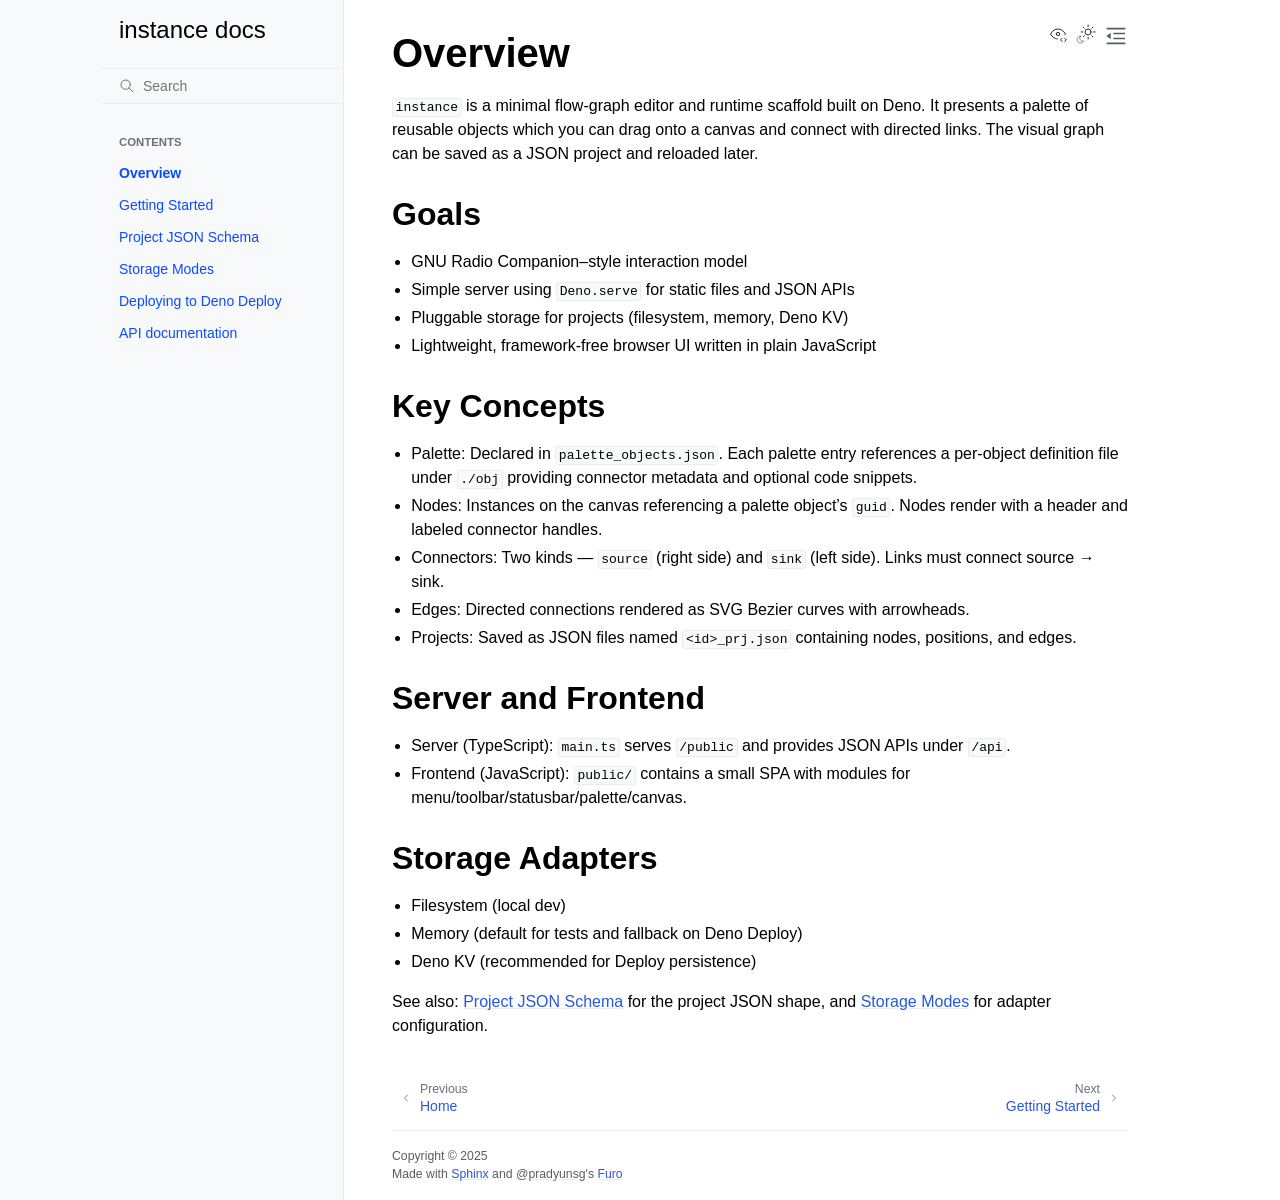
<file: docs/_build/html/overview.html>
<!doctype html>
<html class="no-js" lang="en" data-content_root="./">
  <head><meta charset="utf-8">
    <meta name="viewport" content="width=device-width,initial-scale=1">
    <meta name="color-scheme" content="light dark"><meta name="viewport" content="width=device-width, initial-scale=1" />
<link rel="index" title="Index" href="genindex.html"><link rel="search" title="Search" href="search.html"><link rel="next" title="Getting Started" href="getting_started.html"><link rel="prev" title="instance documentation" href="index.html">

    <!-- Generated with Sphinx 8.2.3 and Furo 2025.09.25 -->
        <title>Overview - instance docs</title>
      <link rel="stylesheet" type="text/css" href="_static/pygments.css?v=acfd86a5" />
    <link rel="stylesheet" type="text/css" href="_static/styles/furo.css?v=580074bf" />
    <link rel="stylesheet" type="text/css" href="_static/styles/furo-extensions.css?v=8dab3a3b" />
    
    


<style>
  body {
    --color-code-background: #f2f2f2;
  --color-code-foreground: #1e1e1e;
  
  }
  @media not print {
    body[data-theme="dark"] {
      --color-code-background: #202020;
  --color-code-foreground: #d0d0d0;
  
    }
    @media (prefers-color-scheme: dark) {
      body:not([data-theme="light"]) {
        --color-code-background: #202020;
  --color-code-foreground: #d0d0d0;
  
      }
    }
  }
</style></head>
  <body>
    
    <script>
      document.body.dataset.theme = localStorage.getItem("theme") || "auto";
    </script>
    

<svg xmlns="http://www.w3.org/2000/svg" style="display: none;">
  <symbol id="svg-toc" viewBox="0 0 24 24">
    <title>Contents</title>
    <svg stroke="currentColor" fill="currentColor" stroke-width="0" viewBox="0 0 1024 1024">
      <path d="M408 442h480c4.4 0 8-3.6 8-8v-56c0-4.4-3.6-8-8-8H408c-4.4 0-8 3.6-8 8v56c0 4.4 3.6 8 8 8zm-8 204c0 4.4 3.6 8 8 8h480c4.4 0 8-3.6 8-8v-56c0-4.4-3.6-8-8-8H408c-4.4 0-8 3.6-8 8v56zm504-486H120c-4.4 0-8 3.6-8 8v56c0 4.4 3.6 8 8 8h784c4.4 0 8-3.6 8-8v-56c0-4.4-3.6-8-8-8zm0 632H120c-4.4 0-8 3.6-8 8v56c0 4.4 3.6 8 8 8h784c4.4 0 8-3.6 8-8v-56c0-4.4-3.6-8-8-8zM115.4 518.9L271.7 642c5.8 4.6 14.4.5 14.4-6.9V388.9c0-7.4-8.5-11.5-14.4-6.9L115.4 505.1a8.74 8.74 0 0 0 0 13.8z"/>
    </svg>
  </symbol>
  <symbol id="svg-menu" viewBox="0 0 24 24">
    <title>Menu</title>
    <svg xmlns="http://www.w3.org/2000/svg" viewBox="0 0 24 24" fill="none" stroke="currentColor"
      stroke-width="2" stroke-linecap="round" stroke-linejoin="round" class="feather-menu">
      <line x1="3" y1="12" x2="21" y2="12"></line>
      <line x1="3" y1="6" x2="21" y2="6"></line>
      <line x1="3" y1="18" x2="21" y2="18"></line>
    </svg>
  </symbol>
  <symbol id="svg-arrow-right" viewBox="0 0 24 24">
    <title>Expand</title>
    <svg xmlns="http://www.w3.org/2000/svg" viewBox="0 0 24 24" fill="none" stroke="currentColor"
      stroke-width="2" stroke-linecap="round" stroke-linejoin="round" class="feather-chevron-right">
      <polyline points="9 18 15 12 9 6"></polyline>
    </svg>
  </symbol>
  <symbol id="svg-sun" viewBox="0 0 24 24">
    <title>Light mode</title>
    <svg xmlns="http://www.w3.org/2000/svg" viewBox="0 0 24 24" fill="none" stroke="currentColor"
      stroke-width="1" stroke-linecap="round" stroke-linejoin="round" class="feather-sun">
      <circle cx="12" cy="12" r="5"></circle>
      <line x1="12" y1="1" x2="12" y2="3"></line>
      <line x1="12" y1="21" x2="12" y2="23"></line>
      <line x1="4.22" y1="4.22" x2="5.64" y2="5.64"></line>
      <line x1="18.36" y1="18.36" x2="19.78" y2="19.78"></line>
      <line x1="1" y1="12" x2="3" y2="12"></line>
      <line x1="21" y1="12" x2="23" y2="12"></line>
      <line x1="4.22" y1="19.78" x2="5.64" y2="18.36"></line>
      <line x1="18.36" y1="5.64" x2="19.78" y2="4.22"></line>
    </svg>
  </symbol>
  <symbol id="svg-moon" viewBox="0 0 24 24">
    <title>Dark mode</title>
    <svg xmlns="http://www.w3.org/2000/svg" viewBox="0 0 24 24" fill="none" stroke="currentColor"
      stroke-width="1" stroke-linecap="round" stroke-linejoin="round" class="icon-tabler-moon">
      <path stroke="none" d="M0 0h24v24H0z" fill="none" />
      <path d="M12 3c.132 0 .263 0 .393 0a7.5 7.5 0 0 0 7.92 12.446a9 9 0 1 1 -8.313 -12.454z" />
    </svg>
  </symbol>
  <symbol id="svg-sun-with-moon" viewBox="0 0 24 24">
    <title>Auto light/dark, in light mode</title>
    <svg xmlns="http://www.w3.org/2000/svg" viewBox="0 0 24 24" fill="none" stroke="currentColor"
      stroke-width="1" stroke-linecap="round" stroke-linejoin="round"
      class="icon-custom-derived-from-feather-sun-and-tabler-moon">
      <path style="opacity: 50%" d="M 5.411 14.504 C 5.471 14.504 5.532 14.504 5.591 14.504 C 3.639 16.319 4.383 19.569 6.931 20.352 C 7.693 20.586 8.512 20.551 9.25 20.252 C 8.023 23.207 4.056 23.725 2.11 21.184 C 0.166 18.642 1.702 14.949 4.874 14.536 C 5.051 14.512 5.231 14.5 5.411 14.5 L 5.411 14.504 Z"/>
      <line x1="14.5" y1="3.25" x2="14.5" y2="1.25"/>
      <line x1="14.5" y1="15.85" x2="14.5" y2="17.85"/>
      <line x1="10.044" y1="5.094" x2="8.63" y2="3.68"/>
      <line x1="19" y1="14.05" x2="20.414" y2="15.464"/>
      <line x1="8.2" y1="9.55" x2="6.2" y2="9.55"/>
      <line x1="20.8" y1="9.55" x2="22.8" y2="9.55"/>
      <line x1="10.044" y1="14.006" x2="8.63" y2="15.42"/>
      <line x1="19" y1="5.05" x2="20.414" y2="3.636"/>
      <circle cx="14.5" cy="9.55" r="3.6"/>
    </svg>
  </symbol>
  <symbol id="svg-moon-with-sun" viewBox="0 0 24 24">
    <title>Auto light/dark, in dark mode</title>
    <svg xmlns="http://www.w3.org/2000/svg" viewBox="0 0 24 24" fill="none" stroke="currentColor"
      stroke-width="1" stroke-linecap="round" stroke-linejoin="round"
      class="icon-custom-derived-from-feather-sun-and-tabler-moon">
      <path d="M 8.282 7.007 C 8.385 7.007 8.494 7.007 8.595 7.007 C 5.18 10.184 6.481 15.869 10.942 17.24 C 12.275 17.648 13.706 17.589 15 17.066 C 12.851 22.236 5.91 23.143 2.505 18.696 C -0.897 14.249 1.791 7.786 7.342 7.063 C 7.652 7.021 7.965 7 8.282 7 L 8.282 7.007 Z"/>
      <line style="opacity: 50%" x1="18" y1="3.705" x2="18" y2="2.5"/>
      <line style="opacity: 50%" x1="18" y1="11.295" x2="18" y2="12.5"/>
      <line style="opacity: 50%" x1="15.316" y1="4.816" x2="14.464" y2="3.964"/>
      <line style="opacity: 50%" x1="20.711" y1="10.212" x2="21.563" y2="11.063"/>
      <line style="opacity: 50%" x1="14.205" y1="7.5" x2="13.001" y2="7.5"/>
      <line style="opacity: 50%" x1="21.795" y1="7.5" x2="23" y2="7.5"/>
      <line style="opacity: 50%" x1="15.316" y1="10.184" x2="14.464" y2="11.036"/>
      <line style="opacity: 50%" x1="20.711" y1="4.789" x2="21.563" y2="3.937"/>
      <circle style="opacity: 50%" cx="18" cy="7.5" r="2.169"/>
    </svg>
  </symbol>
  <symbol id="svg-pencil" viewBox="0 0 24 24">
    <svg xmlns="http://www.w3.org/2000/svg" viewBox="0 0 24 24" fill="none" stroke="currentColor"
      stroke-width="1" stroke-linecap="round" stroke-linejoin="round" class="icon-tabler-pencil-code">
      <path d="M4 20h4l10.5 -10.5a2.828 2.828 0 1 0 -4 -4l-10.5 10.5v4" />
      <path d="M13.5 6.5l4 4" />
      <path d="M20 21l2 -2l-2 -2" />
      <path d="M17 17l-2 2l2 2" />
    </svg>
  </symbol>
  <symbol id="svg-eye" viewBox="0 0 24 24">
    <svg xmlns="http://www.w3.org/2000/svg" viewBox="0 0 24 24" fill="none" stroke="currentColor"
      stroke-width="1" stroke-linecap="round" stroke-linejoin="round" class="icon-tabler-eye-code">
      <path stroke="none" d="M0 0h24v24H0z" fill="none" />
      <path d="M10 12a2 2 0 1 0 4 0a2 2 0 0 0 -4 0" />
      <path
        d="M11.11 17.958c-3.209 -.307 -5.91 -2.293 -8.11 -5.958c2.4 -4 5.4 -6 9 -6c3.6 0 6.6 2 9 6c-.21 .352 -.427 .688 -.647 1.008" />
      <path d="M20 21l2 -2l-2 -2" />
      <path d="M17 17l-2 2l2 2" />
    </svg>
  </symbol>
</svg>

<input type="checkbox" class="sidebar-toggle" name="__navigation" id="__navigation" aria-label="Toggle site navigation sidebar">
<input type="checkbox" class="sidebar-toggle" name="__toc" id="__toc" aria-label="Toggle table of contents sidebar">
<label class="overlay sidebar-overlay" for="__navigation"></label>
<label class="overlay toc-overlay" for="__toc"></label>

<a class="skip-to-content muted-link" href="#furo-main-content">Skip to content</a>



<div class="page">
  <header class="mobile-header">
    <div class="header-left">
      <label class="nav-overlay-icon" for="__navigation">
        <span class="icon"><svg><use href="#svg-menu"></use></svg></span>
      </label>
    </div>
    <div class="header-center">
      <a href="index.html"><div class="brand">instance docs</div></a>
    </div>
    <div class="header-right">
      <div class="theme-toggle-container theme-toggle-header">
        <button class="theme-toggle" aria-label="Toggle Light / Dark / Auto color theme">
          <svg class="theme-icon-when-auto-light"><use href="#svg-sun-with-moon"></use></svg>
          <svg class="theme-icon-when-auto-dark"><use href="#svg-moon-with-sun"></use></svg>
          <svg class="theme-icon-when-dark"><use href="#svg-moon"></use></svg>
          <svg class="theme-icon-when-light"><use href="#svg-sun"></use></svg>
        </button>
      </div>
      <label class="toc-overlay-icon toc-header-icon" for="__toc">
        <span class="icon"><svg><use href="#svg-toc"></use></svg></span>
      </label>
    </div>
  </header>
  <aside class="sidebar-drawer">
    <div class="sidebar-container">
      
      <div class="sidebar-sticky"><a class="sidebar-brand" href="index.html">
  
  <span class="sidebar-brand-text">instance docs</span>
  
</a><form class="sidebar-search-container" method="get" action="search.html" role="search">
  <input class="sidebar-search" placeholder="Search" name="q" aria-label="Search">
  <input type="hidden" name="check_keywords" value="yes">
  <input type="hidden" name="area" value="default">
</form>
<div id="searchbox"></div><div class="sidebar-scroll"><div class="sidebar-tree">
  <p class="caption" role="heading"><span class="caption-text">Contents</span></p>
<ul class="current">
<li class="toctree-l1 current current-page"><a class="current reference internal" href="#">Overview</a></li>
<li class="toctree-l1"><a class="reference internal" href="getting_started.html">Getting Started</a></li>
<li class="toctree-l1"><a class="reference internal" href="schema.html">Project JSON Schema</a></li>
<li class="toctree-l1"><a class="reference internal" href="storage.html">Storage Modes</a></li>
<li class="toctree-l1"><a class="reference internal" href="deploy.html">Deploying to Deno Deploy</a></li>
<li class="toctree-l1"><a class="reference internal" href="api.html">API documentation</a></li>
</ul>

</div>
</div>

      </div>
      
    </div>
  </aside>
  <div class="main">
    <div class="content">
      <div class="article-container">
        <a href="#" class="back-to-top muted-link">
          <svg xmlns="http://www.w3.org/2000/svg" viewBox="0 0 24 24">
            <path d="M13 20h-2V8l-5.5 5.5-1.42-1.42L12 4.16l7.92 7.92-1.42 1.42L13 8v12z"></path>
          </svg>
          <span>Back to top</span>
        </a>
        <div class="content-icon-container">
          <div class="view-this-page">
  <a class="muted-link" href="_sources/overview.rst.txt" title="View this page">
    <svg><use href="#svg-eye"></use></svg>
    <span class="visually-hidden">View this page</span>
  </a>
</div>
<div class="theme-toggle-container theme-toggle-content">
            <button class="theme-toggle" aria-label="Toggle Light / Dark / Auto color theme">
              <svg class="theme-icon-when-auto-light"><use href="#svg-sun-with-moon"></use></svg>
              <svg class="theme-icon-when-auto-dark"><use href="#svg-moon-with-sun"></use></svg>
              <svg class="theme-icon-when-dark"><use href="#svg-moon"></use></svg>
              <svg class="theme-icon-when-light"><use href="#svg-sun"></use></svg>
            </button>
          </div>
          <label class="toc-overlay-icon toc-content-icon" for="__toc">
            <span class="icon"><svg><use href="#svg-toc"></use></svg></span>
          </label>
        </div>
        <article role="main" id="furo-main-content">
          <section id="overview">
<h1>Overview<a class="headerlink" href="#overview" title="Link to this heading">¶</a></h1>
<p><code class="docutils literal notranslate"><span class="pre">instance</span></code> is a minimal flow-graph editor and runtime scaffold built on Deno. It presents a palette of reusable objects which you can drag onto a canvas and connect with directed links. The visual graph can be saved as a JSON project and reloaded later.</p>
<section id="goals">
<h2>Goals<a class="headerlink" href="#goals" title="Link to this heading">¶</a></h2>
<ul class="simple">
<li><p>GNU Radio Companion–style interaction model</p></li>
<li><p>Simple server using <code class="docutils literal notranslate"><span class="pre">Deno.serve</span></code> for static files and JSON APIs</p></li>
<li><p>Pluggable storage for projects (filesystem, memory, Deno KV)</p></li>
<li><p>Lightweight, framework-free browser UI written in plain JavaScript</p></li>
</ul>
</section>
<section id="key-concepts">
<h2>Key Concepts<a class="headerlink" href="#key-concepts" title="Link to this heading">¶</a></h2>
<ul class="simple">
<li><p>Palette: Declared in <code class="docutils literal notranslate"><span class="pre">palette_objects.json</span></code>. Each palette entry references a per-object definition file under <code class="docutils literal notranslate"><span class="pre">./obj</span></code> providing connector metadata and optional code snippets.</p></li>
<li><p>Nodes: Instances on the canvas referencing a palette object’s <code class="docutils literal notranslate"><span class="pre">guid</span></code>. Nodes render with a header and labeled connector handles.</p></li>
<li><p>Connectors: Two kinds — <code class="docutils literal notranslate"><span class="pre">source</span></code> (right side) and <code class="docutils literal notranslate"><span class="pre">sink</span></code> (left side). Links must connect source → sink.</p></li>
<li><p>Edges: Directed connections rendered as SVG Bezier curves with arrowheads.</p></li>
<li><p>Projects: Saved as JSON files named <code class="docutils literal notranslate"><span class="pre">&lt;id&gt;_prj.json</span></code> containing nodes, positions, and edges.</p></li>
</ul>
</section>
<section id="server-and-frontend">
<h2>Server and Frontend<a class="headerlink" href="#server-and-frontend" title="Link to this heading">¶</a></h2>
<ul class="simple">
<li><p>Server (TypeScript): <code class="docutils literal notranslate"><span class="pre">main.ts</span></code> serves <code class="docutils literal notranslate"><span class="pre">/public</span></code> and provides JSON APIs under <code class="docutils literal notranslate"><span class="pre">/api</span></code>.</p></li>
<li><p>Frontend (JavaScript): <code class="docutils literal notranslate"><span class="pre">public/</span></code> contains a small SPA with modules for menu/toolbar/statusbar/palette/canvas.</p></li>
</ul>
</section>
<section id="storage-adapters">
<h2>Storage Adapters<a class="headerlink" href="#storage-adapters" title="Link to this heading">¶</a></h2>
<ul class="simple">
<li><p>Filesystem (local dev)</p></li>
<li><p>Memory (default for tests and fallback on Deno Deploy)</p></li>
<li><p>Deno KV (recommended for Deploy persistence)</p></li>
</ul>
<p>See also: <a class="reference internal" href="schema.html"><span class="doc">Project JSON Schema</span></a> for the project JSON shape, and <a class="reference internal" href="storage.html"><span class="doc">Storage Modes</span></a> for adapter configuration.</p>
</section>
</section>

        </article>
      </div>
      <footer>
        
        <div class="related-pages">
          <a class="next-page" href="getting_started.html">
              <div class="page-info">
                <div class="context">
                  <span>Next</span>
                </div>
                <div class="title">Getting Started</div>
              </div>
              <svg class="furo-related-icon"><use href="#svg-arrow-right"></use></svg>
            </a>
          <a class="prev-page" href="index.html">
              <svg class="furo-related-icon"><use href="#svg-arrow-right"></use></svg>
              <div class="page-info">
                <div class="context">
                  <span>Previous</span>
                </div>
                
                <div class="title">Home</div>
                
              </div>
            </a>
        </div>
        <div class="bottom-of-page">
          <div class="left-details">
            <div class="copyright">
                Copyright &#169; 2025
            </div>
            Made with <a href="https://www.sphinx-doc.org/">Sphinx</a> and <a class="muted-link" href="https://pradyunsg.me">@pradyunsg</a>'s
            
            <a href="https://github.com/pradyunsg/furo">Furo</a>
            
          </div>
          <div class="right-details">
            
          </div>
        </div>
        
      </footer>
    </div>
    <aside class="toc-drawer">
      
      
      <div class="toc-sticky toc-scroll">
        <div class="toc-title-container">
          <span class="toc-title">
            On this page
          </span>
        </div>
        <div class="toc-tree-container">
          <div class="toc-tree">
            <ul>
<li><a class="reference internal" href="#">Overview</a><ul>
<li><a class="reference internal" href="#goals">Goals</a></li>
<li><a class="reference internal" href="#key-concepts">Key Concepts</a></li>
<li><a class="reference internal" href="#server-and-frontend">Server and Frontend</a></li>
<li><a class="reference internal" href="#storage-adapters">Storage Adapters</a></li>
</ul>
</li>
</ul>

          </div>
        </div>
      </div>
      
      
    </aside>
  </div>
</div><script src="_static/documentation_options.js?v=5929fcd5"></script>
    <script src="_static/doctools.js?v=9bcbadda"></script>
    <script src="_static/sphinx_highlight.js?v=dc90522c"></script>
    <script src="_static/scripts/furo.js?v=46bd48cc"></script>
    </body>
</html>
</file>
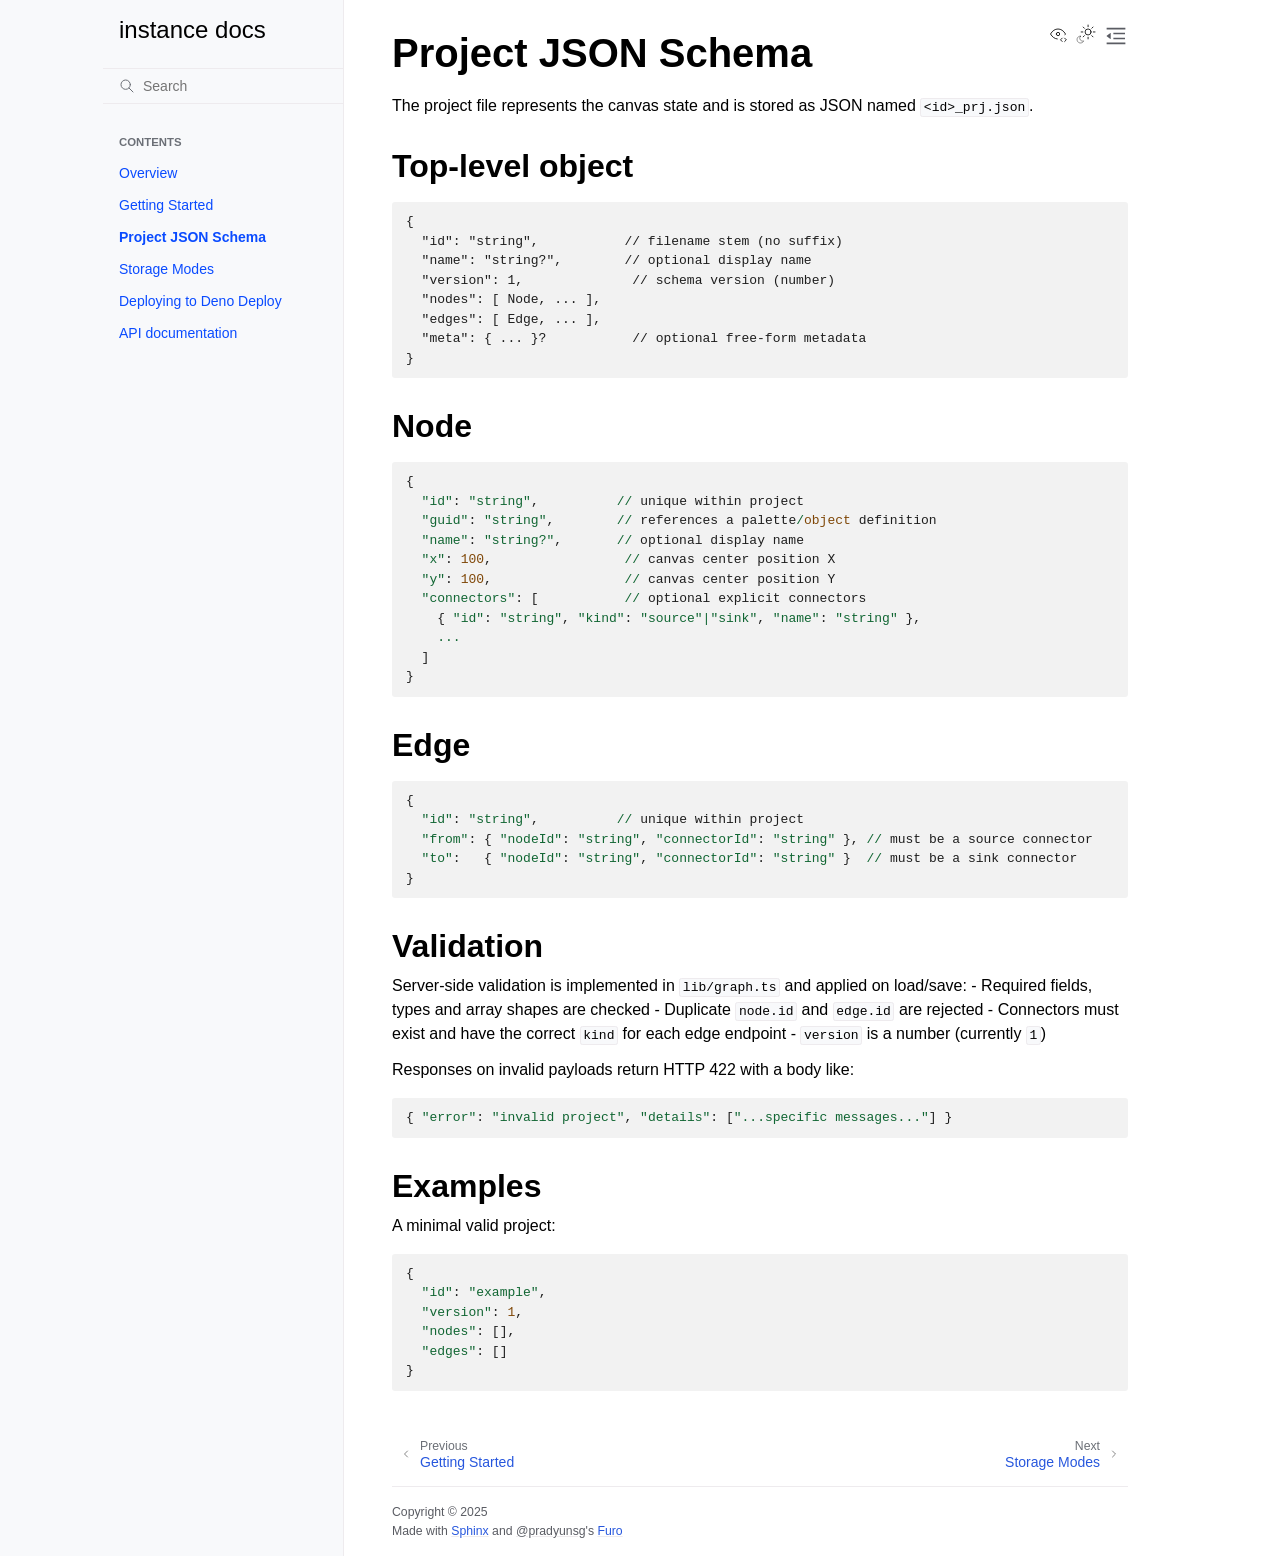
<file: docs/_build/html/schema.html>
<!doctype html>
<html class="no-js" lang="en" data-content_root="./">
  <head><meta charset="utf-8">
    <meta name="viewport" content="width=device-width,initial-scale=1">
    <meta name="color-scheme" content="light dark"><meta name="viewport" content="width=device-width, initial-scale=1" />
<link rel="index" title="Index" href="genindex.html"><link rel="search" title="Search" href="search.html"><link rel="next" title="Storage Modes" href="storage.html"><link rel="prev" title="Getting Started" href="getting_started.html">

    <!-- Generated with Sphinx 8.2.3 and Furo 2025.09.25 -->
        <title>Project JSON Schema - instance docs</title>
      <link rel="stylesheet" type="text/css" href="_static/pygments.css?v=acfd86a5" />
    <link rel="stylesheet" type="text/css" href="_static/styles/furo.css?v=580074bf" />
    <link rel="stylesheet" type="text/css" href="_static/styles/furo-extensions.css?v=8dab3a3b" />
    
    


<style>
  body {
    --color-code-background: #f2f2f2;
  --color-code-foreground: #1e1e1e;
  
  }
  @media not print {
    body[data-theme="dark"] {
      --color-code-background: #202020;
  --color-code-foreground: #d0d0d0;
  
    }
    @media (prefers-color-scheme: dark) {
      body:not([data-theme="light"]) {
        --color-code-background: #202020;
  --color-code-foreground: #d0d0d0;
  
      }
    }
  }
</style></head>
  <body>
    
    <script>
      document.body.dataset.theme = localStorage.getItem("theme") || "auto";
    </script>
    

<svg xmlns="http://www.w3.org/2000/svg" style="display: none;">
  <symbol id="svg-toc" viewBox="0 0 24 24">
    <title>Contents</title>
    <svg stroke="currentColor" fill="currentColor" stroke-width="0" viewBox="0 0 1024 1024">
      <path d="M408 442h480c4.4 0 8-3.6 8-8v-56c0-4.4-3.6-8-8-8H408c-4.4 0-8 3.6-8 8v56c0 4.4 3.6 8 8 8zm-8 204c0 4.4 3.6 8 8 8h480c4.4 0 8-3.6 8-8v-56c0-4.4-3.6-8-8-8H408c-4.4 0-8 3.6-8 8v56zm504-486H120c-4.4 0-8 3.6-8 8v56c0 4.4 3.6 8 8 8h784c4.4 0 8-3.6 8-8v-56c0-4.4-3.6-8-8-8zm0 632H120c-4.4 0-8 3.6-8 8v56c0 4.4 3.6 8 8 8h784c4.4 0 8-3.6 8-8v-56c0-4.4-3.6-8-8-8zM115.4 518.9L271.7 642c5.8 4.6 14.4.5 14.4-6.9V388.9c0-7.4-8.5-11.5-14.4-6.9L115.4 505.1a8.74 8.74 0 0 0 0 13.8z"/>
    </svg>
  </symbol>
  <symbol id="svg-menu" viewBox="0 0 24 24">
    <title>Menu</title>
    <svg xmlns="http://www.w3.org/2000/svg" viewBox="0 0 24 24" fill="none" stroke="currentColor"
      stroke-width="2" stroke-linecap="round" stroke-linejoin="round" class="feather-menu">
      <line x1="3" y1="12" x2="21" y2="12"></line>
      <line x1="3" y1="6" x2="21" y2="6"></line>
      <line x1="3" y1="18" x2="21" y2="18"></line>
    </svg>
  </symbol>
  <symbol id="svg-arrow-right" viewBox="0 0 24 24">
    <title>Expand</title>
    <svg xmlns="http://www.w3.org/2000/svg" viewBox="0 0 24 24" fill="none" stroke="currentColor"
      stroke-width="2" stroke-linecap="round" stroke-linejoin="round" class="feather-chevron-right">
      <polyline points="9 18 15 12 9 6"></polyline>
    </svg>
  </symbol>
  <symbol id="svg-sun" viewBox="0 0 24 24">
    <title>Light mode</title>
    <svg xmlns="http://www.w3.org/2000/svg" viewBox="0 0 24 24" fill="none" stroke="currentColor"
      stroke-width="1" stroke-linecap="round" stroke-linejoin="round" class="feather-sun">
      <circle cx="12" cy="12" r="5"></circle>
      <line x1="12" y1="1" x2="12" y2="3"></line>
      <line x1="12" y1="21" x2="12" y2="23"></line>
      <line x1="4.22" y1="4.22" x2="5.64" y2="5.64"></line>
      <line x1="18.36" y1="18.36" x2="19.78" y2="19.78"></line>
      <line x1="1" y1="12" x2="3" y2="12"></line>
      <line x1="21" y1="12" x2="23" y2="12"></line>
      <line x1="4.22" y1="19.78" x2="5.64" y2="18.36"></line>
      <line x1="18.36" y1="5.64" x2="19.78" y2="4.22"></line>
    </svg>
  </symbol>
  <symbol id="svg-moon" viewBox="0 0 24 24">
    <title>Dark mode</title>
    <svg xmlns="http://www.w3.org/2000/svg" viewBox="0 0 24 24" fill="none" stroke="currentColor"
      stroke-width="1" stroke-linecap="round" stroke-linejoin="round" class="icon-tabler-moon">
      <path stroke="none" d="M0 0h24v24H0z" fill="none" />
      <path d="M12 3c.132 0 .263 0 .393 0a7.5 7.5 0 0 0 7.92 12.446a9 9 0 1 1 -8.313 -12.454z" />
    </svg>
  </symbol>
  <symbol id="svg-sun-with-moon" viewBox="0 0 24 24">
    <title>Auto light/dark, in light mode</title>
    <svg xmlns="http://www.w3.org/2000/svg" viewBox="0 0 24 24" fill="none" stroke="currentColor"
      stroke-width="1" stroke-linecap="round" stroke-linejoin="round"
      class="icon-custom-derived-from-feather-sun-and-tabler-moon">
      <path style="opacity: 50%" d="M 5.411 14.504 C 5.471 14.504 5.532 14.504 5.591 14.504 C 3.639 16.319 4.383 19.569 6.931 20.352 C 7.693 20.586 8.512 20.551 9.25 20.252 C 8.023 23.207 4.056 23.725 2.11 21.184 C 0.166 18.642 1.702 14.949 4.874 14.536 C 5.051 14.512 5.231 14.5 5.411 14.5 L 5.411 14.504 Z"/>
      <line x1="14.5" y1="3.25" x2="14.5" y2="1.25"/>
      <line x1="14.5" y1="15.85" x2="14.5" y2="17.85"/>
      <line x1="10.044" y1="5.094" x2="8.63" y2="3.68"/>
      <line x1="19" y1="14.05" x2="20.414" y2="15.464"/>
      <line x1="8.2" y1="9.55" x2="6.2" y2="9.55"/>
      <line x1="20.8" y1="9.55" x2="22.8" y2="9.55"/>
      <line x1="10.044" y1="14.006" x2="8.63" y2="15.42"/>
      <line x1="19" y1="5.05" x2="20.414" y2="3.636"/>
      <circle cx="14.5" cy="9.55" r="3.6"/>
    </svg>
  </symbol>
  <symbol id="svg-moon-with-sun" viewBox="0 0 24 24">
    <title>Auto light/dark, in dark mode</title>
    <svg xmlns="http://www.w3.org/2000/svg" viewBox="0 0 24 24" fill="none" stroke="currentColor"
      stroke-width="1" stroke-linecap="round" stroke-linejoin="round"
      class="icon-custom-derived-from-feather-sun-and-tabler-moon">
      <path d="M 8.282 7.007 C 8.385 7.007 8.494 7.007 8.595 7.007 C 5.18 10.184 6.481 15.869 10.942 17.24 C 12.275 17.648 13.706 17.589 15 17.066 C 12.851 22.236 5.91 23.143 2.505 18.696 C -0.897 14.249 1.791 7.786 7.342 7.063 C 7.652 7.021 7.965 7 8.282 7 L 8.282 7.007 Z"/>
      <line style="opacity: 50%" x1="18" y1="3.705" x2="18" y2="2.5"/>
      <line style="opacity: 50%" x1="18" y1="11.295" x2="18" y2="12.5"/>
      <line style="opacity: 50%" x1="15.316" y1="4.816" x2="14.464" y2="3.964"/>
      <line style="opacity: 50%" x1="20.711" y1="10.212" x2="21.563" y2="11.063"/>
      <line style="opacity: 50%" x1="14.205" y1="7.5" x2="13.001" y2="7.5"/>
      <line style="opacity: 50%" x1="21.795" y1="7.5" x2="23" y2="7.5"/>
      <line style="opacity: 50%" x1="15.316" y1="10.184" x2="14.464" y2="11.036"/>
      <line style="opacity: 50%" x1="20.711" y1="4.789" x2="21.563" y2="3.937"/>
      <circle style="opacity: 50%" cx="18" cy="7.5" r="2.169"/>
    </svg>
  </symbol>
  <symbol id="svg-pencil" viewBox="0 0 24 24">
    <svg xmlns="http://www.w3.org/2000/svg" viewBox="0 0 24 24" fill="none" stroke="currentColor"
      stroke-width="1" stroke-linecap="round" stroke-linejoin="round" class="icon-tabler-pencil-code">
      <path d="M4 20h4l10.5 -10.5a2.828 2.828 0 1 0 -4 -4l-10.5 10.5v4" />
      <path d="M13.5 6.5l4 4" />
      <path d="M20 21l2 -2l-2 -2" />
      <path d="M17 17l-2 2l2 2" />
    </svg>
  </symbol>
  <symbol id="svg-eye" viewBox="0 0 24 24">
    <svg xmlns="http://www.w3.org/2000/svg" viewBox="0 0 24 24" fill="none" stroke="currentColor"
      stroke-width="1" stroke-linecap="round" stroke-linejoin="round" class="icon-tabler-eye-code">
      <path stroke="none" d="M0 0h24v24H0z" fill="none" />
      <path d="M10 12a2 2 0 1 0 4 0a2 2 0 0 0 -4 0" />
      <path
        d="M11.11 17.958c-3.209 -.307 -5.91 -2.293 -8.11 -5.958c2.4 -4 5.4 -6 9 -6c3.6 0 6.6 2 9 6c-.21 .352 -.427 .688 -.647 1.008" />
      <path d="M20 21l2 -2l-2 -2" />
      <path d="M17 17l-2 2l2 2" />
    </svg>
  </symbol>
</svg>

<input type="checkbox" class="sidebar-toggle" name="__navigation" id="__navigation" aria-label="Toggle site navigation sidebar">
<input type="checkbox" class="sidebar-toggle" name="__toc" id="__toc" aria-label="Toggle table of contents sidebar">
<label class="overlay sidebar-overlay" for="__navigation"></label>
<label class="overlay toc-overlay" for="__toc"></label>

<a class="skip-to-content muted-link" href="#furo-main-content">Skip to content</a>



<div class="page">
  <header class="mobile-header">
    <div class="header-left">
      <label class="nav-overlay-icon" for="__navigation">
        <span class="icon"><svg><use href="#svg-menu"></use></svg></span>
      </label>
    </div>
    <div class="header-center">
      <a href="index.html"><div class="brand">instance docs</div></a>
    </div>
    <div class="header-right">
      <div class="theme-toggle-container theme-toggle-header">
        <button class="theme-toggle" aria-label="Toggle Light / Dark / Auto color theme">
          <svg class="theme-icon-when-auto-light"><use href="#svg-sun-with-moon"></use></svg>
          <svg class="theme-icon-when-auto-dark"><use href="#svg-moon-with-sun"></use></svg>
          <svg class="theme-icon-when-dark"><use href="#svg-moon"></use></svg>
          <svg class="theme-icon-when-light"><use href="#svg-sun"></use></svg>
        </button>
      </div>
      <label class="toc-overlay-icon toc-header-icon" for="__toc">
        <span class="icon"><svg><use href="#svg-toc"></use></svg></span>
      </label>
    </div>
  </header>
  <aside class="sidebar-drawer">
    <div class="sidebar-container">
      
      <div class="sidebar-sticky"><a class="sidebar-brand" href="index.html">
  
  <span class="sidebar-brand-text">instance docs</span>
  
</a><form class="sidebar-search-container" method="get" action="search.html" role="search">
  <input class="sidebar-search" placeholder="Search" name="q" aria-label="Search">
  <input type="hidden" name="check_keywords" value="yes">
  <input type="hidden" name="area" value="default">
</form>
<div id="searchbox"></div><div class="sidebar-scroll"><div class="sidebar-tree">
  <p class="caption" role="heading"><span class="caption-text">Contents</span></p>
<ul class="current">
<li class="toctree-l1"><a class="reference internal" href="overview.html">Overview</a></li>
<li class="toctree-l1"><a class="reference internal" href="getting_started.html">Getting Started</a></li>
<li class="toctree-l1 current current-page"><a class="current reference internal" href="#">Project JSON Schema</a></li>
<li class="toctree-l1"><a class="reference internal" href="storage.html">Storage Modes</a></li>
<li class="toctree-l1"><a class="reference internal" href="deploy.html">Deploying to Deno Deploy</a></li>
<li class="toctree-l1"><a class="reference internal" href="api.html">API documentation</a></li>
</ul>

</div>
</div>

      </div>
      
    </div>
  </aside>
  <div class="main">
    <div class="content">
      <div class="article-container">
        <a href="#" class="back-to-top muted-link">
          <svg xmlns="http://www.w3.org/2000/svg" viewBox="0 0 24 24">
            <path d="M13 20h-2V8l-5.5 5.5-1.42-1.42L12 4.16l7.92 7.92-1.42 1.42L13 8v12z"></path>
          </svg>
          <span>Back to top</span>
        </a>
        <div class="content-icon-container">
          <div class="view-this-page">
  <a class="muted-link" href="_sources/schema.rst.txt" title="View this page">
    <svg><use href="#svg-eye"></use></svg>
    <span class="visually-hidden">View this page</span>
  </a>
</div>
<div class="theme-toggle-container theme-toggle-content">
            <button class="theme-toggle" aria-label="Toggle Light / Dark / Auto color theme">
              <svg class="theme-icon-when-auto-light"><use href="#svg-sun-with-moon"></use></svg>
              <svg class="theme-icon-when-auto-dark"><use href="#svg-moon-with-sun"></use></svg>
              <svg class="theme-icon-when-dark"><use href="#svg-moon"></use></svg>
              <svg class="theme-icon-when-light"><use href="#svg-sun"></use></svg>
            </button>
          </div>
          <label class="toc-overlay-icon toc-content-icon" for="__toc">
            <span class="icon"><svg><use href="#svg-toc"></use></svg></span>
          </label>
        </div>
        <article role="main" id="furo-main-content">
          <section id="project-json-schema">
<h1>Project JSON Schema<a class="headerlink" href="#project-json-schema" title="Link to this heading">¶</a></h1>
<p>The project file represents the canvas state and is stored as JSON named <code class="docutils literal notranslate"><span class="pre">&lt;id&gt;_prj.json</span></code>.</p>
<section id="top-level-object">
<h2>Top-level object<a class="headerlink" href="#top-level-object" title="Link to this heading">¶</a></h2>
<div class="highlight-default notranslate"><div class="highlight"><pre><span></span>{
  &quot;id&quot;: &quot;string&quot;,           // filename stem (no suffix)
  &quot;name&quot;: &quot;string?&quot;,        // optional display name
  &quot;version&quot;: 1,              // schema version (number)
  &quot;nodes&quot;: [ Node, ... ],
  &quot;edges&quot;: [ Edge, ... ],
  &quot;meta&quot;: { ... }?           // optional free-form metadata
}
</pre></div>
</div>
</section>
<section id="node">
<h2>Node<a class="headerlink" href="#node" title="Link to this heading">¶</a></h2>
<div class="highlight-default notranslate"><div class="highlight"><pre><span></span><span class="p">{</span>
  <span class="s2">&quot;id&quot;</span><span class="p">:</span> <span class="s2">&quot;string&quot;</span><span class="p">,</span>          <span class="o">//</span> <span class="n">unique</span> <span class="n">within</span> <span class="n">project</span>
  <span class="s2">&quot;guid&quot;</span><span class="p">:</span> <span class="s2">&quot;string&quot;</span><span class="p">,</span>        <span class="o">//</span> <span class="n">references</span> <span class="n">a</span> <span class="n">palette</span><span class="o">/</span><span class="nb">object</span> <span class="n">definition</span>
  <span class="s2">&quot;name&quot;</span><span class="p">:</span> <span class="s2">&quot;string?&quot;</span><span class="p">,</span>       <span class="o">//</span> <span class="n">optional</span> <span class="n">display</span> <span class="n">name</span>
  <span class="s2">&quot;x&quot;</span><span class="p">:</span> <span class="mi">100</span><span class="p">,</span>                 <span class="o">//</span> <span class="n">canvas</span> <span class="n">center</span> <span class="n">position</span> <span class="n">X</span>
  <span class="s2">&quot;y&quot;</span><span class="p">:</span> <span class="mi">100</span><span class="p">,</span>                 <span class="o">//</span> <span class="n">canvas</span> <span class="n">center</span> <span class="n">position</span> <span class="n">Y</span>
  <span class="s2">&quot;connectors&quot;</span><span class="p">:</span> <span class="p">[</span>           <span class="o">//</span> <span class="n">optional</span> <span class="n">explicit</span> <span class="n">connectors</span>
    <span class="p">{</span> <span class="s2">&quot;id&quot;</span><span class="p">:</span> <span class="s2">&quot;string&quot;</span><span class="p">,</span> <span class="s2">&quot;kind&quot;</span><span class="p">:</span> <span class="s2">&quot;source&quot;</span><span class="o">|</span><span class="s2">&quot;sink&quot;</span><span class="p">,</span> <span class="s2">&quot;name&quot;</span><span class="p">:</span> <span class="s2">&quot;string&quot;</span> <span class="p">},</span>
    <span class="o">...</span>
  <span class="p">]</span>
<span class="p">}</span>
</pre></div>
</div>
</section>
<section id="edge">
<h2>Edge<a class="headerlink" href="#edge" title="Link to this heading">¶</a></h2>
<div class="highlight-default notranslate"><div class="highlight"><pre><span></span><span class="p">{</span>
  <span class="s2">&quot;id&quot;</span><span class="p">:</span> <span class="s2">&quot;string&quot;</span><span class="p">,</span>          <span class="o">//</span> <span class="n">unique</span> <span class="n">within</span> <span class="n">project</span>
  <span class="s2">&quot;from&quot;</span><span class="p">:</span> <span class="p">{</span> <span class="s2">&quot;nodeId&quot;</span><span class="p">:</span> <span class="s2">&quot;string&quot;</span><span class="p">,</span> <span class="s2">&quot;connectorId&quot;</span><span class="p">:</span> <span class="s2">&quot;string&quot;</span> <span class="p">},</span> <span class="o">//</span> <span class="n">must</span> <span class="n">be</span> <span class="n">a</span> <span class="n">source</span> <span class="n">connector</span>
  <span class="s2">&quot;to&quot;</span><span class="p">:</span>   <span class="p">{</span> <span class="s2">&quot;nodeId&quot;</span><span class="p">:</span> <span class="s2">&quot;string&quot;</span><span class="p">,</span> <span class="s2">&quot;connectorId&quot;</span><span class="p">:</span> <span class="s2">&quot;string&quot;</span> <span class="p">}</span>  <span class="o">//</span> <span class="n">must</span> <span class="n">be</span> <span class="n">a</span> <span class="n">sink</span> <span class="n">connector</span>
<span class="p">}</span>
</pre></div>
</div>
</section>
<section id="validation">
<h2>Validation<a class="headerlink" href="#validation" title="Link to this heading">¶</a></h2>
<p>Server-side validation is implemented in <code class="docutils literal notranslate"><span class="pre">lib/graph.ts</span></code> and applied on load/save:
- Required fields, types and array shapes are checked
- Duplicate <code class="docutils literal notranslate"><span class="pre">node.id</span></code> and <code class="docutils literal notranslate"><span class="pre">edge.id</span></code> are rejected
- Connectors must exist and have the correct <code class="docutils literal notranslate"><span class="pre">kind</span></code> for each edge endpoint
- <code class="docutils literal notranslate"><span class="pre">version</span></code> is a number (currently <code class="docutils literal notranslate"><span class="pre">1</span></code>)</p>
<p>Responses on invalid payloads return HTTP 422 with a body like:</p>
<div class="highlight-default notranslate"><div class="highlight"><pre><span></span><span class="p">{</span> <span class="s2">&quot;error&quot;</span><span class="p">:</span> <span class="s2">&quot;invalid project&quot;</span><span class="p">,</span> <span class="s2">&quot;details&quot;</span><span class="p">:</span> <span class="p">[</span><span class="s2">&quot;...specific messages...&quot;</span><span class="p">]</span> <span class="p">}</span>
</pre></div>
</div>
</section>
<section id="examples">
<h2>Examples<a class="headerlink" href="#examples" title="Link to this heading">¶</a></h2>
<p>A minimal valid project:</p>
<div class="highlight-default notranslate"><div class="highlight"><pre><span></span><span class="p">{</span>
  <span class="s2">&quot;id&quot;</span><span class="p">:</span> <span class="s2">&quot;example&quot;</span><span class="p">,</span>
  <span class="s2">&quot;version&quot;</span><span class="p">:</span> <span class="mi">1</span><span class="p">,</span>
  <span class="s2">&quot;nodes&quot;</span><span class="p">:</span> <span class="p">[],</span>
  <span class="s2">&quot;edges&quot;</span><span class="p">:</span> <span class="p">[]</span>
<span class="p">}</span>
</pre></div>
</div>
</section>
</section>

        </article>
      </div>
      <footer>
        
        <div class="related-pages">
          <a class="next-page" href="storage.html">
              <div class="page-info">
                <div class="context">
                  <span>Next</span>
                </div>
                <div class="title">Storage Modes</div>
              </div>
              <svg class="furo-related-icon"><use href="#svg-arrow-right"></use></svg>
            </a>
          <a class="prev-page" href="getting_started.html">
              <svg class="furo-related-icon"><use href="#svg-arrow-right"></use></svg>
              <div class="page-info">
                <div class="context">
                  <span>Previous</span>
                </div>
                
                <div class="title">Getting Started</div>
                
              </div>
            </a>
        </div>
        <div class="bottom-of-page">
          <div class="left-details">
            <div class="copyright">
                Copyright &#169; 2025
            </div>
            Made with <a href="https://www.sphinx-doc.org/">Sphinx</a> and <a class="muted-link" href="https://pradyunsg.me">@pradyunsg</a>'s
            
            <a href="https://github.com/pradyunsg/furo">Furo</a>
            
          </div>
          <div class="right-details">
            
          </div>
        </div>
        
      </footer>
    </div>
    <aside class="toc-drawer">
      
      
      <div class="toc-sticky toc-scroll">
        <div class="toc-title-container">
          <span class="toc-title">
            On this page
          </span>
        </div>
        <div class="toc-tree-container">
          <div class="toc-tree">
            <ul>
<li><a class="reference internal" href="#">Project JSON Schema</a><ul>
<li><a class="reference internal" href="#top-level-object">Top-level object</a></li>
<li><a class="reference internal" href="#node">Node</a></li>
<li><a class="reference internal" href="#edge">Edge</a></li>
<li><a class="reference internal" href="#validation">Validation</a></li>
<li><a class="reference internal" href="#examples">Examples</a></li>
</ul>
</li>
</ul>

          </div>
        </div>
      </div>
      
      
    </aside>
  </div>
</div><script src="_static/documentation_options.js?v=5929fcd5"></script>
    <script src="_static/doctools.js?v=9bcbadda"></script>
    <script src="_static/sphinx_highlight.js?v=dc90522c"></script>
    <script src="_static/scripts/furo.js?v=46bd48cc"></script>
    </body>
</html>
</file>
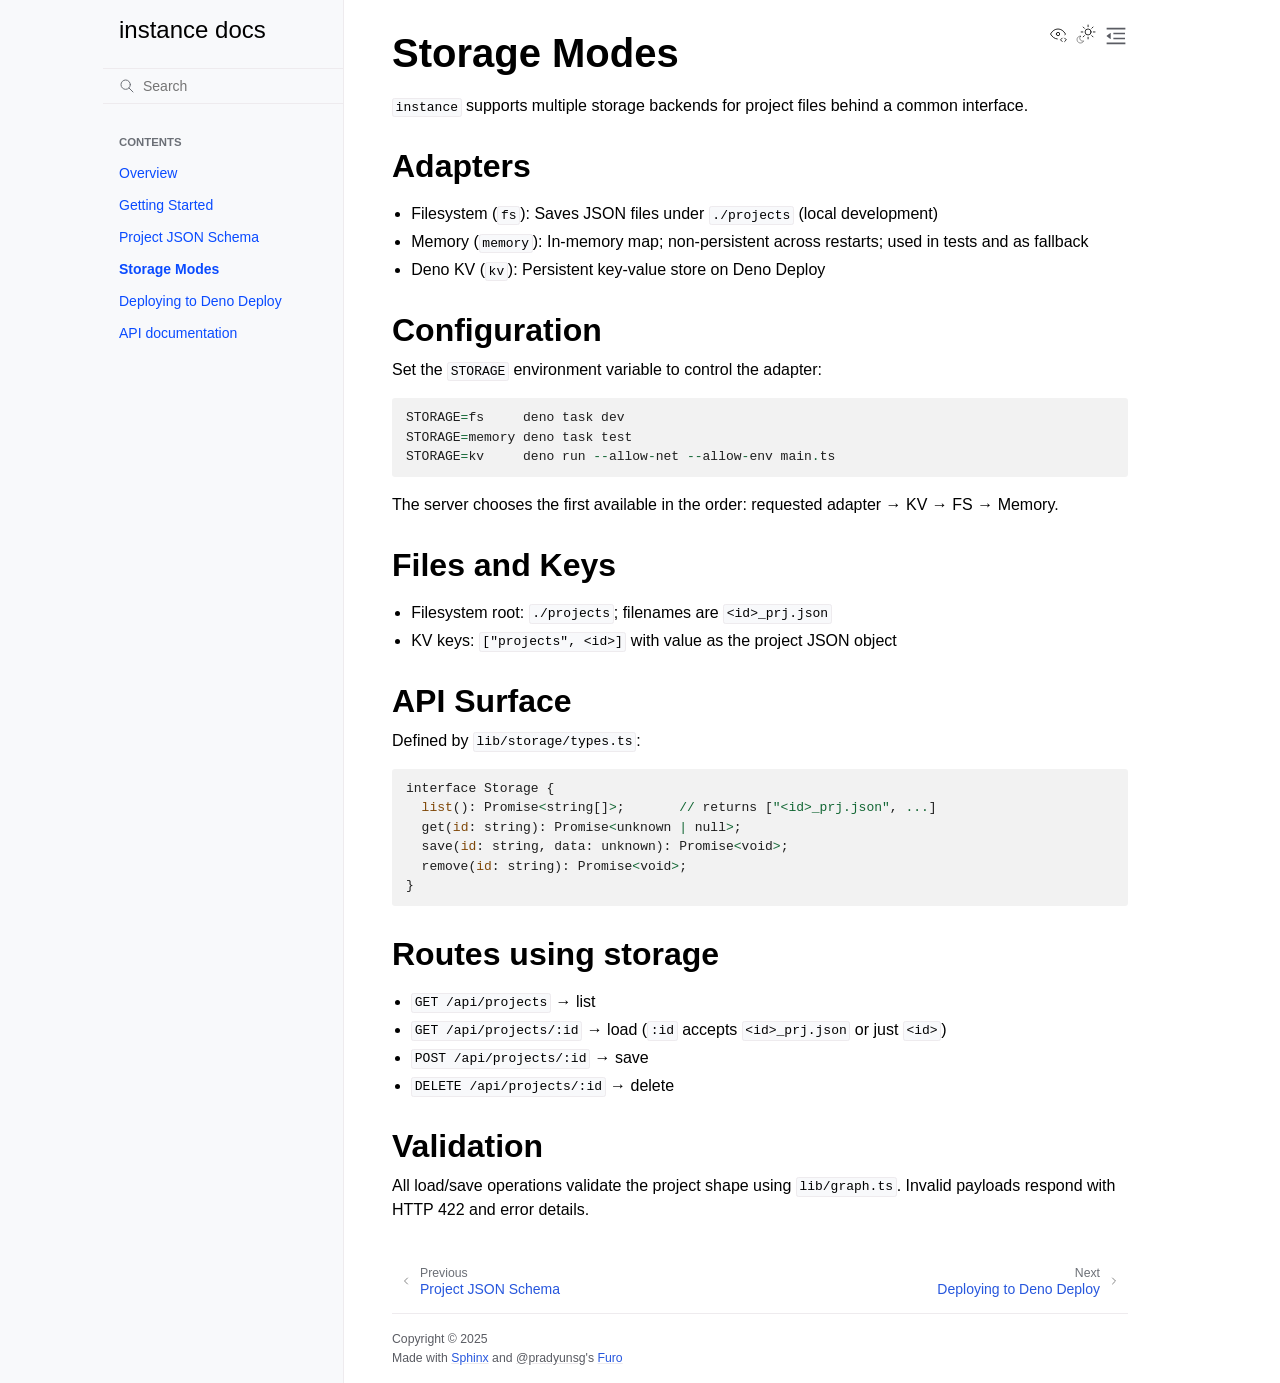
<file: docs/_build/html/storage.html>
<!doctype html>
<html class="no-js" lang="en" data-content_root="./">
  <head><meta charset="utf-8">
    <meta name="viewport" content="width=device-width,initial-scale=1">
    <meta name="color-scheme" content="light dark"><meta name="viewport" content="width=device-width, initial-scale=1" />
<link rel="index" title="Index" href="genindex.html"><link rel="search" title="Search" href="search.html"><link rel="next" title="Deploying to Deno Deploy" href="deploy.html"><link rel="prev" title="Project JSON Schema" href="schema.html">

    <!-- Generated with Sphinx 8.2.3 and Furo 2025.09.25 -->
        <title>Storage Modes - instance docs</title>
      <link rel="stylesheet" type="text/css" href="_static/pygments.css?v=acfd86a5" />
    <link rel="stylesheet" type="text/css" href="_static/styles/furo.css?v=580074bf" />
    <link rel="stylesheet" type="text/css" href="_static/styles/furo-extensions.css?v=8dab3a3b" />
    
    


<style>
  body {
    --color-code-background: #f2f2f2;
  --color-code-foreground: #1e1e1e;
  
  }
  @media not print {
    body[data-theme="dark"] {
      --color-code-background: #202020;
  --color-code-foreground: #d0d0d0;
  
    }
    @media (prefers-color-scheme: dark) {
      body:not([data-theme="light"]) {
        --color-code-background: #202020;
  --color-code-foreground: #d0d0d0;
  
      }
    }
  }
</style></head>
  <body>
    
    <script>
      document.body.dataset.theme = localStorage.getItem("theme") || "auto";
    </script>
    

<svg xmlns="http://www.w3.org/2000/svg" style="display: none;">
  <symbol id="svg-toc" viewBox="0 0 24 24">
    <title>Contents</title>
    <svg stroke="currentColor" fill="currentColor" stroke-width="0" viewBox="0 0 1024 1024">
      <path d="M408 442h480c4.4 0 8-3.6 8-8v-56c0-4.4-3.6-8-8-8H408c-4.4 0-8 3.6-8 8v56c0 4.4 3.6 8 8 8zm-8 204c0 4.4 3.6 8 8 8h480c4.4 0 8-3.6 8-8v-56c0-4.4-3.6-8-8-8H408c-4.4 0-8 3.6-8 8v56zm504-486H120c-4.4 0-8 3.6-8 8v56c0 4.4 3.6 8 8 8h784c4.4 0 8-3.6 8-8v-56c0-4.4-3.6-8-8-8zm0 632H120c-4.4 0-8 3.6-8 8v56c0 4.4 3.6 8 8 8h784c4.4 0 8-3.6 8-8v-56c0-4.4-3.6-8-8-8zM115.4 518.9L271.7 642c5.8 4.6 14.4.5 14.4-6.9V388.9c0-7.4-8.5-11.5-14.4-6.9L115.4 505.1a8.74 8.74 0 0 0 0 13.8z"/>
    </svg>
  </symbol>
  <symbol id="svg-menu" viewBox="0 0 24 24">
    <title>Menu</title>
    <svg xmlns="http://www.w3.org/2000/svg" viewBox="0 0 24 24" fill="none" stroke="currentColor"
      stroke-width="2" stroke-linecap="round" stroke-linejoin="round" class="feather-menu">
      <line x1="3" y1="12" x2="21" y2="12"></line>
      <line x1="3" y1="6" x2="21" y2="6"></line>
      <line x1="3" y1="18" x2="21" y2="18"></line>
    </svg>
  </symbol>
  <symbol id="svg-arrow-right" viewBox="0 0 24 24">
    <title>Expand</title>
    <svg xmlns="http://www.w3.org/2000/svg" viewBox="0 0 24 24" fill="none" stroke="currentColor"
      stroke-width="2" stroke-linecap="round" stroke-linejoin="round" class="feather-chevron-right">
      <polyline points="9 18 15 12 9 6"></polyline>
    </svg>
  </symbol>
  <symbol id="svg-sun" viewBox="0 0 24 24">
    <title>Light mode</title>
    <svg xmlns="http://www.w3.org/2000/svg" viewBox="0 0 24 24" fill="none" stroke="currentColor"
      stroke-width="1" stroke-linecap="round" stroke-linejoin="round" class="feather-sun">
      <circle cx="12" cy="12" r="5"></circle>
      <line x1="12" y1="1" x2="12" y2="3"></line>
      <line x1="12" y1="21" x2="12" y2="23"></line>
      <line x1="4.22" y1="4.22" x2="5.64" y2="5.64"></line>
      <line x1="18.36" y1="18.36" x2="19.78" y2="19.78"></line>
      <line x1="1" y1="12" x2="3" y2="12"></line>
      <line x1="21" y1="12" x2="23" y2="12"></line>
      <line x1="4.22" y1="19.78" x2="5.64" y2="18.36"></line>
      <line x1="18.36" y1="5.64" x2="19.78" y2="4.22"></line>
    </svg>
  </symbol>
  <symbol id="svg-moon" viewBox="0 0 24 24">
    <title>Dark mode</title>
    <svg xmlns="http://www.w3.org/2000/svg" viewBox="0 0 24 24" fill="none" stroke="currentColor"
      stroke-width="1" stroke-linecap="round" stroke-linejoin="round" class="icon-tabler-moon">
      <path stroke="none" d="M0 0h24v24H0z" fill="none" />
      <path d="M12 3c.132 0 .263 0 .393 0a7.5 7.5 0 0 0 7.92 12.446a9 9 0 1 1 -8.313 -12.454z" />
    </svg>
  </symbol>
  <symbol id="svg-sun-with-moon" viewBox="0 0 24 24">
    <title>Auto light/dark, in light mode</title>
    <svg xmlns="http://www.w3.org/2000/svg" viewBox="0 0 24 24" fill="none" stroke="currentColor"
      stroke-width="1" stroke-linecap="round" stroke-linejoin="round"
      class="icon-custom-derived-from-feather-sun-and-tabler-moon">
      <path style="opacity: 50%" d="M 5.411 14.504 C 5.471 14.504 5.532 14.504 5.591 14.504 C 3.639 16.319 4.383 19.569 6.931 20.352 C 7.693 20.586 8.512 20.551 9.25 20.252 C 8.023 23.207 4.056 23.725 2.11 21.184 C 0.166 18.642 1.702 14.949 4.874 14.536 C 5.051 14.512 5.231 14.5 5.411 14.5 L 5.411 14.504 Z"/>
      <line x1="14.5" y1="3.25" x2="14.5" y2="1.25"/>
      <line x1="14.5" y1="15.85" x2="14.5" y2="17.85"/>
      <line x1="10.044" y1="5.094" x2="8.63" y2="3.68"/>
      <line x1="19" y1="14.05" x2="20.414" y2="15.464"/>
      <line x1="8.2" y1="9.55" x2="6.2" y2="9.55"/>
      <line x1="20.8" y1="9.55" x2="22.8" y2="9.55"/>
      <line x1="10.044" y1="14.006" x2="8.63" y2="15.42"/>
      <line x1="19" y1="5.05" x2="20.414" y2="3.636"/>
      <circle cx="14.5" cy="9.55" r="3.6"/>
    </svg>
  </symbol>
  <symbol id="svg-moon-with-sun" viewBox="0 0 24 24">
    <title>Auto light/dark, in dark mode</title>
    <svg xmlns="http://www.w3.org/2000/svg" viewBox="0 0 24 24" fill="none" stroke="currentColor"
      stroke-width="1" stroke-linecap="round" stroke-linejoin="round"
      class="icon-custom-derived-from-feather-sun-and-tabler-moon">
      <path d="M 8.282 7.007 C 8.385 7.007 8.494 7.007 8.595 7.007 C 5.18 10.184 6.481 15.869 10.942 17.24 C 12.275 17.648 13.706 17.589 15 17.066 C 12.851 22.236 5.91 23.143 2.505 18.696 C -0.897 14.249 1.791 7.786 7.342 7.063 C 7.652 7.021 7.965 7 8.282 7 L 8.282 7.007 Z"/>
      <line style="opacity: 50%" x1="18" y1="3.705" x2="18" y2="2.5"/>
      <line style="opacity: 50%" x1="18" y1="11.295" x2="18" y2="12.5"/>
      <line style="opacity: 50%" x1="15.316" y1="4.816" x2="14.464" y2="3.964"/>
      <line style="opacity: 50%" x1="20.711" y1="10.212" x2="21.563" y2="11.063"/>
      <line style="opacity: 50%" x1="14.205" y1="7.5" x2="13.001" y2="7.5"/>
      <line style="opacity: 50%" x1="21.795" y1="7.5" x2="23" y2="7.5"/>
      <line style="opacity: 50%" x1="15.316" y1="10.184" x2="14.464" y2="11.036"/>
      <line style="opacity: 50%" x1="20.711" y1="4.789" x2="21.563" y2="3.937"/>
      <circle style="opacity: 50%" cx="18" cy="7.5" r="2.169"/>
    </svg>
  </symbol>
  <symbol id="svg-pencil" viewBox="0 0 24 24">
    <svg xmlns="http://www.w3.org/2000/svg" viewBox="0 0 24 24" fill="none" stroke="currentColor"
      stroke-width="1" stroke-linecap="round" stroke-linejoin="round" class="icon-tabler-pencil-code">
      <path d="M4 20h4l10.5 -10.5a2.828 2.828 0 1 0 -4 -4l-10.5 10.5v4" />
      <path d="M13.5 6.5l4 4" />
      <path d="M20 21l2 -2l-2 -2" />
      <path d="M17 17l-2 2l2 2" />
    </svg>
  </symbol>
  <symbol id="svg-eye" viewBox="0 0 24 24">
    <svg xmlns="http://www.w3.org/2000/svg" viewBox="0 0 24 24" fill="none" stroke="currentColor"
      stroke-width="1" stroke-linecap="round" stroke-linejoin="round" class="icon-tabler-eye-code">
      <path stroke="none" d="M0 0h24v24H0z" fill="none" />
      <path d="M10 12a2 2 0 1 0 4 0a2 2 0 0 0 -4 0" />
      <path
        d="M11.11 17.958c-3.209 -.307 -5.91 -2.293 -8.11 -5.958c2.4 -4 5.4 -6 9 -6c3.6 0 6.6 2 9 6c-.21 .352 -.427 .688 -.647 1.008" />
      <path d="M20 21l2 -2l-2 -2" />
      <path d="M17 17l-2 2l2 2" />
    </svg>
  </symbol>
</svg>

<input type="checkbox" class="sidebar-toggle" name="__navigation" id="__navigation" aria-label="Toggle site navigation sidebar">
<input type="checkbox" class="sidebar-toggle" name="__toc" id="__toc" aria-label="Toggle table of contents sidebar">
<label class="overlay sidebar-overlay" for="__navigation"></label>
<label class="overlay toc-overlay" for="__toc"></label>

<a class="skip-to-content muted-link" href="#furo-main-content">Skip to content</a>



<div class="page">
  <header class="mobile-header">
    <div class="header-left">
      <label class="nav-overlay-icon" for="__navigation">
        <span class="icon"><svg><use href="#svg-menu"></use></svg></span>
      </label>
    </div>
    <div class="header-center">
      <a href="index.html"><div class="brand">instance docs</div></a>
    </div>
    <div class="header-right">
      <div class="theme-toggle-container theme-toggle-header">
        <button class="theme-toggle" aria-label="Toggle Light / Dark / Auto color theme">
          <svg class="theme-icon-when-auto-light"><use href="#svg-sun-with-moon"></use></svg>
          <svg class="theme-icon-when-auto-dark"><use href="#svg-moon-with-sun"></use></svg>
          <svg class="theme-icon-when-dark"><use href="#svg-moon"></use></svg>
          <svg class="theme-icon-when-light"><use href="#svg-sun"></use></svg>
        </button>
      </div>
      <label class="toc-overlay-icon toc-header-icon" for="__toc">
        <span class="icon"><svg><use href="#svg-toc"></use></svg></span>
      </label>
    </div>
  </header>
  <aside class="sidebar-drawer">
    <div class="sidebar-container">
      
      <div class="sidebar-sticky"><a class="sidebar-brand" href="index.html">
  
  <span class="sidebar-brand-text">instance docs</span>
  
</a><form class="sidebar-search-container" method="get" action="search.html" role="search">
  <input class="sidebar-search" placeholder="Search" name="q" aria-label="Search">
  <input type="hidden" name="check_keywords" value="yes">
  <input type="hidden" name="area" value="default">
</form>
<div id="searchbox"></div><div class="sidebar-scroll"><div class="sidebar-tree">
  <p class="caption" role="heading"><span class="caption-text">Contents</span></p>
<ul class="current">
<li class="toctree-l1"><a class="reference internal" href="overview.html">Overview</a></li>
<li class="toctree-l1"><a class="reference internal" href="getting_started.html">Getting Started</a></li>
<li class="toctree-l1"><a class="reference internal" href="schema.html">Project JSON Schema</a></li>
<li class="toctree-l1 current current-page"><a class="current reference internal" href="#">Storage Modes</a></li>
<li class="toctree-l1"><a class="reference internal" href="deploy.html">Deploying to Deno Deploy</a></li>
<li class="toctree-l1"><a class="reference internal" href="api.html">API documentation</a></li>
</ul>

</div>
</div>

      </div>
      
    </div>
  </aside>
  <div class="main">
    <div class="content">
      <div class="article-container">
        <a href="#" class="back-to-top muted-link">
          <svg xmlns="http://www.w3.org/2000/svg" viewBox="0 0 24 24">
            <path d="M13 20h-2V8l-5.5 5.5-1.42-1.42L12 4.16l7.92 7.92-1.42 1.42L13 8v12z"></path>
          </svg>
          <span>Back to top</span>
        </a>
        <div class="content-icon-container">
          <div class="view-this-page">
  <a class="muted-link" href="_sources/storage.rst.txt" title="View this page">
    <svg><use href="#svg-eye"></use></svg>
    <span class="visually-hidden">View this page</span>
  </a>
</div>
<div class="theme-toggle-container theme-toggle-content">
            <button class="theme-toggle" aria-label="Toggle Light / Dark / Auto color theme">
              <svg class="theme-icon-when-auto-light"><use href="#svg-sun-with-moon"></use></svg>
              <svg class="theme-icon-when-auto-dark"><use href="#svg-moon-with-sun"></use></svg>
              <svg class="theme-icon-when-dark"><use href="#svg-moon"></use></svg>
              <svg class="theme-icon-when-light"><use href="#svg-sun"></use></svg>
            </button>
          </div>
          <label class="toc-overlay-icon toc-content-icon" for="__toc">
            <span class="icon"><svg><use href="#svg-toc"></use></svg></span>
          </label>
        </div>
        <article role="main" id="furo-main-content">
          <section id="storage-modes">
<h1>Storage Modes<a class="headerlink" href="#storage-modes" title="Link to this heading">¶</a></h1>
<p><code class="docutils literal notranslate"><span class="pre">instance</span></code> supports multiple storage backends for project files behind a common interface.</p>
<section id="adapters">
<h2>Adapters<a class="headerlink" href="#adapters" title="Link to this heading">¶</a></h2>
<ul class="simple">
<li><p>Filesystem (<code class="docutils literal notranslate"><span class="pre">fs</span></code>): Saves JSON files under <code class="docutils literal notranslate"><span class="pre">./projects</span></code> (local development)</p></li>
<li><p>Memory (<code class="docutils literal notranslate"><span class="pre">memory</span></code>): In-memory map; non-persistent across restarts; used in tests and as fallback</p></li>
<li><p>Deno KV (<code class="docutils literal notranslate"><span class="pre">kv</span></code>): Persistent key-value store on Deno Deploy</p></li>
</ul>
</section>
<section id="configuration">
<h2>Configuration<a class="headerlink" href="#configuration" title="Link to this heading">¶</a></h2>
<p>Set the <code class="docutils literal notranslate"><span class="pre">STORAGE</span></code> environment variable to control the adapter:</p>
<div class="highlight-default notranslate"><div class="highlight"><pre><span></span><span class="n">STORAGE</span><span class="o">=</span><span class="n">fs</span>     <span class="n">deno</span> <span class="n">task</span> <span class="n">dev</span>
<span class="n">STORAGE</span><span class="o">=</span><span class="n">memory</span> <span class="n">deno</span> <span class="n">task</span> <span class="n">test</span>
<span class="n">STORAGE</span><span class="o">=</span><span class="n">kv</span>     <span class="n">deno</span> <span class="n">run</span> <span class="o">--</span><span class="n">allow</span><span class="o">-</span><span class="n">net</span> <span class="o">--</span><span class="n">allow</span><span class="o">-</span><span class="n">env</span> <span class="n">main</span><span class="o">.</span><span class="n">ts</span>
</pre></div>
</div>
<p>The server chooses the first available in the order: requested adapter → KV → FS → Memory.</p>
</section>
<section id="files-and-keys">
<h2>Files and Keys<a class="headerlink" href="#files-and-keys" title="Link to this heading">¶</a></h2>
<ul class="simple">
<li><p>Filesystem root: <code class="docutils literal notranslate"><span class="pre">./projects</span></code>; filenames are <code class="docutils literal notranslate"><span class="pre">&lt;id&gt;_prj.json</span></code></p></li>
<li><p>KV keys: <code class="docutils literal notranslate"><span class="pre">[&quot;projects&quot;,</span> <span class="pre">&lt;id&gt;]</span></code> with value as the project JSON object</p></li>
</ul>
</section>
<section id="api-surface">
<h2>API Surface<a class="headerlink" href="#api-surface" title="Link to this heading">¶</a></h2>
<p>Defined by <code class="docutils literal notranslate"><span class="pre">lib/storage/types.ts</span></code>:</p>
<div class="highlight-default notranslate"><div class="highlight"><pre><span></span><span class="n">interface</span> <span class="n">Storage</span> <span class="p">{</span>
  <span class="nb">list</span><span class="p">():</span> <span class="n">Promise</span><span class="o">&lt;</span><span class="n">string</span><span class="p">[]</span><span class="o">&gt;</span><span class="p">;</span>       <span class="o">//</span> <span class="n">returns</span> <span class="p">[</span><span class="s2">&quot;&lt;id&gt;_prj.json&quot;</span><span class="p">,</span> <span class="o">...</span><span class="p">]</span>
  <span class="n">get</span><span class="p">(</span><span class="nb">id</span><span class="p">:</span> <span class="n">string</span><span class="p">):</span> <span class="n">Promise</span><span class="o">&lt;</span><span class="n">unknown</span> <span class="o">|</span> <span class="n">null</span><span class="o">&gt;</span><span class="p">;</span>
  <span class="n">save</span><span class="p">(</span><span class="nb">id</span><span class="p">:</span> <span class="n">string</span><span class="p">,</span> <span class="n">data</span><span class="p">:</span> <span class="n">unknown</span><span class="p">):</span> <span class="n">Promise</span><span class="o">&lt;</span><span class="n">void</span><span class="o">&gt;</span><span class="p">;</span>
  <span class="n">remove</span><span class="p">(</span><span class="nb">id</span><span class="p">:</span> <span class="n">string</span><span class="p">):</span> <span class="n">Promise</span><span class="o">&lt;</span><span class="n">void</span><span class="o">&gt;</span><span class="p">;</span>
<span class="p">}</span>
</pre></div>
</div>
</section>
<section id="routes-using-storage">
<h2>Routes using storage<a class="headerlink" href="#routes-using-storage" title="Link to this heading">¶</a></h2>
<ul class="simple">
<li><p><code class="docutils literal notranslate"><span class="pre">GET</span> <span class="pre">/api/projects</span></code> → list</p></li>
<li><p><code class="docutils literal notranslate"><span class="pre">GET</span> <span class="pre">/api/projects/:id</span></code> → load (<code class="docutils literal notranslate"><span class="pre">:id</span></code> accepts <code class="docutils literal notranslate"><span class="pre">&lt;id&gt;_prj.json</span></code> or just <code class="docutils literal notranslate"><span class="pre">&lt;id&gt;</span></code>)</p></li>
<li><p><code class="docutils literal notranslate"><span class="pre">POST</span> <span class="pre">/api/projects/:id</span></code> → save</p></li>
<li><p><code class="docutils literal notranslate"><span class="pre">DELETE</span> <span class="pre">/api/projects/:id</span></code> → delete</p></li>
</ul>
</section>
<section id="validation">
<h2>Validation<a class="headerlink" href="#validation" title="Link to this heading">¶</a></h2>
<p>All load/save operations validate the project shape using <code class="docutils literal notranslate"><span class="pre">lib/graph.ts</span></code>. Invalid payloads respond with HTTP 422 and error details.</p>
</section>
</section>

        </article>
      </div>
      <footer>
        
        <div class="related-pages">
          <a class="next-page" href="deploy.html">
              <div class="page-info">
                <div class="context">
                  <span>Next</span>
                </div>
                <div class="title">Deploying to Deno Deploy</div>
              </div>
              <svg class="furo-related-icon"><use href="#svg-arrow-right"></use></svg>
            </a>
          <a class="prev-page" href="schema.html">
              <svg class="furo-related-icon"><use href="#svg-arrow-right"></use></svg>
              <div class="page-info">
                <div class="context">
                  <span>Previous</span>
                </div>
                
                <div class="title">Project JSON Schema</div>
                
              </div>
            </a>
        </div>
        <div class="bottom-of-page">
          <div class="left-details">
            <div class="copyright">
                Copyright &#169; 2025
            </div>
            Made with <a href="https://www.sphinx-doc.org/">Sphinx</a> and <a class="muted-link" href="https://pradyunsg.me">@pradyunsg</a>'s
            
            <a href="https://github.com/pradyunsg/furo">Furo</a>
            
          </div>
          <div class="right-details">
            
          </div>
        </div>
        
      </footer>
    </div>
    <aside class="toc-drawer">
      
      
      <div class="toc-sticky toc-scroll">
        <div class="toc-title-container">
          <span class="toc-title">
            On this page
          </span>
        </div>
        <div class="toc-tree-container">
          <div class="toc-tree">
            <ul>
<li><a class="reference internal" href="#">Storage Modes</a><ul>
<li><a class="reference internal" href="#adapters">Adapters</a></li>
<li><a class="reference internal" href="#configuration">Configuration</a></li>
<li><a class="reference internal" href="#files-and-keys">Files and Keys</a></li>
<li><a class="reference internal" href="#api-surface">API Surface</a></li>
<li><a class="reference internal" href="#routes-using-storage">Routes using storage</a></li>
<li><a class="reference internal" href="#validation">Validation</a></li>
</ul>
</li>
</ul>

          </div>
        </div>
      </div>
      
      
    </aside>
  </div>
</div><script src="_static/documentation_options.js?v=5929fcd5"></script>
    <script src="_static/doctools.js?v=9bcbadda"></script>
    <script src="_static/sphinx_highlight.js?v=dc90522c"></script>
    <script src="_static/scripts/furo.js?v=46bd48cc"></script>
    </body>
</html>
</file>
<file: docs/_build/html/_static/pygments.css>
.highlight pre { line-height: 125%; }
.highlight td.linenos .normal { color: inherit; background-color: transparent; padding-left: 5px; padding-right: 5px; }
.highlight span.linenos { color: inherit; background-color: transparent; padding-left: 5px; padding-right: 5px; }
.highlight td.linenos .special { color: #000000; background-color: #ffffc0; padding-left: 5px; padding-right: 5px; }
.highlight span.linenos.special { color: #000000; background-color: #ffffc0; padding-left: 5px; padding-right: 5px; }
.highlight .hll { background-color: #fdf2e2 }
.highlight { background: #f2f2f2; color: #1E1E1E }
.highlight .c { color: #515151 } /* Comment */
.highlight .err { color: #D71835 } /* Error */
.highlight .k { color: #8045E5 } /* Keyword */
.highlight .l { color: #7F4707 } /* Literal */
.highlight .n { color: #1E1E1E } /* Name */
.highlight .o { color: #163 } /* Operator */
.highlight .p { color: #1E1E1E } /* Punctuation */
.highlight .ch { color: #515151 } /* Comment.Hashbang */
.highlight .cm { color: #515151 } /* Comment.Multiline */
.highlight .cp { color: #515151 } /* Comment.Preproc */
.highlight .cpf { color: #515151 } /* Comment.PreprocFile */
.highlight .c1 { color: #515151 } /* Comment.Single */
.highlight .cs { color: #515151 } /* Comment.Special */
.highlight .gd { color: #00749C } /* Generic.Deleted */
.highlight .ge { font-style: italic } /* Generic.Emph */
.highlight .gh { color: #00749C } /* Generic.Heading */
.highlight .gs { font-weight: bold } /* Generic.Strong */
.highlight .gu { color: #00749C } /* Generic.Subheading */
.highlight .kc { color: #8045E5 } /* Keyword.Constant */
.highlight .kd { color: #8045E5 } /* Keyword.Declaration */
.highlight .kn { color: #8045E5 } /* Keyword.Namespace */
.highlight .kp { color: #8045E5 } /* Keyword.Pseudo */
.highlight .kr { color: #8045E5 } /* Keyword.Reserved */
.highlight .kt { color: #7F4707 } /* Keyword.Type */
.highlight .ld { color: #7F4707 } /* Literal.Date */
.highlight .m { color: #7F4707 } /* Literal.Number */
.highlight .s { color: #163 } /* Literal.String */
.highlight .na { color: #7F4707 } /* Name.Attribute */
.highlight .nb { color: #7F4707 } /* Name.Builtin */
.highlight .nc { color: #00749C } /* Name.Class */
.highlight .no { color: #00749C } /* Name.Constant */
.highlight .nd { color: #7F4707 } /* Name.Decorator */
.highlight .ni { color: #163 } /* Name.Entity */
.highlight .ne { color: #8045E5 } /* Name.Exception */
.highlight .nf { color: #00749C } /* Name.Function */
.highlight .nl { color: #7F4707 } /* Name.Label */
.highlight .nn { color: #1E1E1E } /* Name.Namespace */
.highlight .nx { color: #1E1E1E } /* Name.Other */
.highlight .py { color: #00749C } /* Name.Property */
.highlight .nt { color: #00749C } /* Name.Tag */
.highlight .nv { color: #D71835 } /* Name.Variable */
.highlight .ow { color: #8045E5 } /* Operator.Word */
.highlight .pm { color: #1E1E1E } /* Punctuation.Marker */
.highlight .w { color: #1E1E1E } /* Text.Whitespace */
.highlight .mb { color: #7F4707 } /* Literal.Number.Bin */
.highlight .mf { color: #7F4707 } /* Literal.Number.Float */
.highlight .mh { color: #7F4707 } /* Literal.Number.Hex */
.highlight .mi { color: #7F4707 } /* Literal.Number.Integer */
.highlight .mo { color: #7F4707 } /* Literal.Number.Oct */
.highlight .sa { color: #163 } /* Literal.String.Affix */
.highlight .sb { color: #163 } /* Literal.String.Backtick */
.highlight .sc { color: #163 } /* Literal.String.Char */
.highlight .dl { color: #163 } /* Literal.String.Delimiter */
.highlight .sd { color: #163 } /* Literal.String.Doc */
.highlight .s2 { color: #163 } /* Literal.String.Double */
.highlight .se { color: #163 } /* Literal.String.Escape */
.highlight .sh { color: #163 } /* Literal.String.Heredoc */
.highlight .si { color: #163 } /* Literal.String.Interpol */
.highlight .sx { color: #163 } /* Literal.String.Other */
.highlight .sr { color: #D71835 } /* Literal.String.Regex */
.highlight .s1 { color: #163 } /* Literal.String.Single */
.highlight .ss { color: #00749C } /* Literal.String.Symbol */
.highlight .bp { color: #7F4707 } /* Name.Builtin.Pseudo */
.highlight .fm { color: #00749C } /* Name.Function.Magic */
.highlight .vc { color: #D71835 } /* Name.Variable.Class */
.highlight .vg { color: #D71835 } /* Name.Variable.Global */
.highlight .vi { color: #D71835 } /* Name.Variable.Instance */
.highlight .vm { color: #7F4707 } /* Name.Variable.Magic */
.highlight .il { color: #7F4707 } /* Literal.Number.Integer.Long */
@media not print {
body[data-theme="dark"] .highlight pre { line-height: 125%; }
body[data-theme="dark"] .highlight td.linenos .normal { color: #aaaaaa; background-color: transparent; padding-left: 5px; padding-right: 5px; }
body[data-theme="dark"] .highlight span.linenos { color: #aaaaaa; background-color: transparent; padding-left: 5px; padding-right: 5px; }
body[data-theme="dark"] .highlight td.linenos .special { color: #000000; background-color: #ffffc0; padding-left: 5px; padding-right: 5px; }
body[data-theme="dark"] .highlight span.linenos.special { color: #000000; background-color: #ffffc0; padding-left: 5px; padding-right: 5px; }
body[data-theme="dark"] .highlight .hll { background-color: #404040 }
body[data-theme="dark"] .highlight { background: #202020; color: #D0D0D0 }
body[data-theme="dark"] .highlight .c { color: #ABABAB; font-style: italic } /* Comment */
body[data-theme="dark"] .highlight .err { color: #A61717; background-color: #E3D2D2 } /* Error */
body[data-theme="dark"] .highlight .esc { color: #D0D0D0 } /* Escape */
body[data-theme="dark"] .highlight .g { color: #D0D0D0 } /* Generic */
body[data-theme="dark"] .highlight .k { color: #6EBF26; font-weight: bold } /* Keyword */
body[data-theme="dark"] .highlight .l { color: #D0D0D0 } /* Literal */
body[data-theme="dark"] .highlight .n { color: #D0D0D0 } /* Name */
body[data-theme="dark"] .highlight .o { color: #D0D0D0 } /* Operator */
body[data-theme="dark"] .highlight .x { color: #D0D0D0 } /* Other */
body[data-theme="dark"] .highlight .p { color: #D0D0D0 } /* Punctuation */
body[data-theme="dark"] .highlight .ch { color: #ABABAB; font-style: italic } /* Comment.Hashbang */
body[data-theme="dark"] .highlight .cm { color: #ABABAB; font-style: italic } /* Comment.Multiline */
body[data-theme="dark"] .highlight .cp { color: #FF3A3A; font-weight: bold } /* Comment.Preproc */
body[data-theme="dark"] .highlight .cpf { color: #ABABAB; font-style: italic } /* Comment.PreprocFile */
body[data-theme="dark"] .highlight .c1 { color: #ABABAB; font-style: italic } /* Comment.Single */
body[data-theme="dark"] .highlight .cs { color: #E50808; font-weight: bold; background-color: #520000 } /* Comment.Special */
body[data-theme="dark"] .highlight .gd { color: #FF3A3A } /* Generic.Deleted */
body[data-theme="dark"] .highlight .ge { color: #D0D0D0; font-style: italic } /* Generic.Emph */
body[data-theme="dark"] .highlight .ges { color: #D0D0D0; font-weight: bold; font-style: italic } /* Generic.EmphStrong */
body[data-theme="dark"] .highlight .gr { color: #FF3A3A } /* Generic.Error */
body[data-theme="dark"] .highlight .gh { color: #FFF; font-weight: bold } /* Generic.Heading */
body[data-theme="dark"] .highlight .gi { color: #589819 } /* Generic.Inserted */
body[data-theme="dark"] .highlight .go { color: #CCC } /* Generic.Output */
body[data-theme="dark"] .highlight .gp { color: #AAA } /* Generic.Prompt */
body[data-theme="dark"] .highlight .gs { color: #D0D0D0; font-weight: bold } /* Generic.Strong */
body[data-theme="dark"] .highlight .gu { color: #FFF; text-decoration: underline } /* Generic.Subheading */
body[data-theme="dark"] .highlight .gt { color: #FF3A3A } /* Generic.Traceback */
body[data-theme="dark"] .highlight .kc { color: #6EBF26; font-weight: bold } /* Keyword.Constant */
body[data-theme="dark"] .highlight .kd { color: #6EBF26; font-weight: bold } /* Keyword.Declaration */
body[data-theme="dark"] .highlight .kn { color: #6EBF26; font-weight: bold } /* Keyword.Namespace */
body[data-theme="dark"] .highlight .kp { color: #6EBF26 } /* Keyword.Pseudo */
body[data-theme="dark"] .highlight .kr { color: #6EBF26; font-weight: bold } /* Keyword.Reserved */
body[data-theme="dark"] .highlight .kt { color: #6EBF26; font-weight: bold } /* Keyword.Type */
body[data-theme="dark"] .highlight .ld { color: #D0D0D0 } /* Literal.Date */
body[data-theme="dark"] .highlight .m { color: #51B2FD } /* Literal.Number */
body[data-theme="dark"] .highlight .s { color: #ED9D13 } /* Literal.String */
body[data-theme="dark"] .highlight .na { color: #BBB } /* Name.Attribute */
body[data-theme="dark"] .highlight .nb { color: #2FBCCD } /* Name.Builtin */
body[data-theme="dark"] .highlight .nc { color: #71ADFF; text-decoration: underline } /* Name.Class */
body[data-theme="dark"] .highlight .no { color: #40FFFF } /* Name.Constant */
body[data-theme="dark"] .highlight .nd { color: #FFA500 } /* Name.Decorator */
body[data-theme="dark"] .highlight .ni { color: #D0D0D0 } /* Name.Entity */
body[data-theme="dark"] .highlight .ne { color: #BBB } /* Name.Exception */
body[data-theme="dark"] .highlight .nf { color: #71ADFF } /* Name.Function */
body[data-theme="dark"] .highlight .nl { color: #D0D0D0 } /* Name.Label */
body[data-theme="dark"] .highlight .nn { color: #71ADFF; text-decoration: underline } /* Name.Namespace */
body[data-theme="dark"] .highlight .nx { color: #D0D0D0 } /* Name.Other */
body[data-theme="dark"] .highlight .py { color: #D0D0D0 } /* Name.Property */
body[data-theme="dark"] .highlight .nt { color: #6EBF26; font-weight: bold } /* Name.Tag */
body[data-theme="dark"] .highlight .nv { color: #40FFFF } /* Name.Variable */
body[data-theme="dark"] .highlight .ow { color: #6EBF26; font-weight: bold } /* Operator.Word */
body[data-theme="dark"] .highlight .pm { color: #D0D0D0 } /* Punctuation.Marker */
body[data-theme="dark"] .highlight .w { color: #666 } /* Text.Whitespace */
body[data-theme="dark"] .highlight .mb { color: #51B2FD } /* Literal.Number.Bin */
body[data-theme="dark"] .highlight .mf { color: #51B2FD } /* Literal.Number.Float */
body[data-theme="dark"] .highlight .mh { color: #51B2FD } /* Literal.Number.Hex */
body[data-theme="dark"] .highlight .mi { color: #51B2FD } /* Literal.Number.Integer */
body[data-theme="dark"] .highlight .mo { color: #51B2FD } /* Literal.Number.Oct */
body[data-theme="dark"] .highlight .sa { color: #ED9D13 } /* Literal.String.Affix */
body[data-theme="dark"] .highlight .sb { color: #ED9D13 } /* Literal.String.Backtick */
body[data-theme="dark"] .highlight .sc { color: #ED9D13 } /* Literal.String.Char */
body[data-theme="dark"] .highlight .dl { color: #ED9D13 } /* Literal.String.Delimiter */
body[data-theme="dark"] .highlight .sd { color: #ED9D13 } /* Literal.String.Doc */
body[data-theme="dark"] .highlight .s2 { color: #ED9D13 } /* Literal.String.Double */
body[data-theme="dark"] .highlight .se { color: #ED9D13 } /* Literal.String.Escape */
body[data-theme="dark"] .highlight .sh { color: #ED9D13 } /* Literal.String.Heredoc */
body[data-theme="dark"] .highlight .si { color: #ED9D13 } /* Literal.String.Interpol */
body[data-theme="dark"] .highlight .sx { color: #FFA500 } /* Literal.String.Other */
body[data-theme="dark"] .highlight .sr { color: #ED9D13 } /* Literal.String.Regex */
body[data-theme="dark"] .highlight .s1 { color: #ED9D13 } /* Literal.String.Single */
body[data-theme="dark"] .highlight .ss { color: #ED9D13 } /* Literal.String.Symbol */
body[data-theme="dark"] .highlight .bp { color: #2FBCCD } /* Name.Builtin.Pseudo */
body[data-theme="dark"] .highlight .fm { color: #71ADFF } /* Name.Function.Magic */
body[data-theme="dark"] .highlight .vc { color: #40FFFF } /* Name.Variable.Class */
body[data-theme="dark"] .highlight .vg { color: #40FFFF } /* Name.Variable.Global */
body[data-theme="dark"] .highlight .vi { color: #40FFFF } /* Name.Variable.Instance */
body[data-theme="dark"] .highlight .vm { color: #40FFFF } /* Name.Variable.Magic */
body[data-theme="dark"] .highlight .il { color: #51B2FD } /* Literal.Number.Integer.Long */
@media (prefers-color-scheme: dark) {
body:not([data-theme="light"]) .highlight pre { line-height: 125%; }
body:not([data-theme="light"]) .highlight td.linenos .normal { color: #aaaaaa; background-color: transparent; padding-left: 5px; padding-right: 5px; }
body:not([data-theme="light"]) .highlight span.linenos { color: #aaaaaa; background-color: transparent; padding-left: 5px; padding-right: 5px; }
body:not([data-theme="light"]) .highlight td.linenos .special { color: #000000; background-color: #ffffc0; padding-left: 5px; padding-right: 5px; }
body:not([data-theme="light"]) .highlight span.linenos.special { color: #000000; background-color: #ffffc0; padding-left: 5px; padding-right: 5px; }
body:not([data-theme="light"]) .highlight .hll { background-color: #404040 }
body:not([data-theme="light"]) .highlight { background: #202020; color: #D0D0D0 }
body:not([data-theme="light"]) .highlight .c { color: #ABABAB; font-style: italic } /* Comment */
body:not([data-theme="light"]) .highlight .err { color: #A61717; background-color: #E3D2D2 } /* Error */
body:not([data-theme="light"]) .highlight .esc { color: #D0D0D0 } /* Escape */
body:not([data-theme="light"]) .highlight .g { color: #D0D0D0 } /* Generic */
body:not([data-theme="light"]) .highlight .k { color: #6EBF26; font-weight: bold } /* Keyword */
body:not([data-theme="light"]) .highlight .l { color: #D0D0D0 } /* Literal */
body:not([data-theme="light"]) .highlight .n { color: #D0D0D0 } /* Name */
body:not([data-theme="light"]) .highlight .o { color: #D0D0D0 } /* Operator */
body:not([data-theme="light"]) .highlight .x { color: #D0D0D0 } /* Other */
body:not([data-theme="light"]) .highlight .p { color: #D0D0D0 } /* Punctuation */
body:not([data-theme="light"]) .highlight .ch { color: #ABABAB; font-style: italic } /* Comment.Hashbang */
body:not([data-theme="light"]) .highlight .cm { color: #ABABAB; font-style: italic } /* Comment.Multiline */
body:not([data-theme="light"]) .highlight .cp { color: #FF3A3A; font-weight: bold } /* Comment.Preproc */
body:not([data-theme="light"]) .highlight .cpf { color: #ABABAB; font-style: italic } /* Comment.PreprocFile */
body:not([data-theme="light"]) .highlight .c1 { color: #ABABAB; font-style: italic } /* Comment.Single */
body:not([data-theme="light"]) .highlight .cs { color: #E50808; font-weight: bold; background-color: #520000 } /* Comment.Special */
body:not([data-theme="light"]) .highlight .gd { color: #FF3A3A } /* Generic.Deleted */
body:not([data-theme="light"]) .highlight .ge { color: #D0D0D0; font-style: italic } /* Generic.Emph */
body:not([data-theme="light"]) .highlight .ges { color: #D0D0D0; font-weight: bold; font-style: italic } /* Generic.EmphStrong */
body:not([data-theme="light"]) .highlight .gr { color: #FF3A3A } /* Generic.Error */
body:not([data-theme="light"]) .highlight .gh { color: #FFF; font-weight: bold } /* Generic.Heading */
body:not([data-theme="light"]) .highlight .gi { color: #589819 } /* Generic.Inserted */
body:not([data-theme="light"]) .highlight .go { color: #CCC } /* Generic.Output */
body:not([data-theme="light"]) .highlight .gp { color: #AAA } /* Generic.Prompt */
body:not([data-theme="light"]) .highlight .gs { color: #D0D0D0; font-weight: bold } /* Generic.Strong */
body:not([data-theme="light"]) .highlight .gu { color: #FFF; text-decoration: underline } /* Generic.Subheading */
body:not([data-theme="light"]) .highlight .gt { color: #FF3A3A } /* Generic.Traceback */
body:not([data-theme="light"]) .highlight .kc { color: #6EBF26; font-weight: bold } /* Keyword.Constant */
body:not([data-theme="light"]) .highlight .kd { color: #6EBF26; font-weight: bold } /* Keyword.Declaration */
body:not([data-theme="light"]) .highlight .kn { color: #6EBF26; font-weight: bold } /* Keyword.Namespace */
body:not([data-theme="light"]) .highlight .kp { color: #6EBF26 } /* Keyword.Pseudo */
body:not([data-theme="light"]) .highlight .kr { color: #6EBF26; font-weight: bold } /* Keyword.Reserved */
body:not([data-theme="light"]) .highlight .kt { color: #6EBF26; font-weight: bold } /* Keyword.Type */
body:not([data-theme="light"]) .highlight .ld { color: #D0D0D0 } /* Literal.Date */
body:not([data-theme="light"]) .highlight .m { color: #51B2FD } /* Literal.Number */
body:not([data-theme="light"]) .highlight .s { color: #ED9D13 } /* Literal.String */
body:not([data-theme="light"]) .highlight .na { color: #BBB } /* Name.Attribute */
body:not([data-theme="light"]) .highlight .nb { color: #2FBCCD } /* Name.Builtin */
body:not([data-theme="light"]) .highlight .nc { color: #71ADFF; text-decoration: underline } /* Name.Class */
body:not([data-theme="light"]) .highlight .no { color: #40FFFF } /* Name.Constant */
body:not([data-theme="light"]) .highlight .nd { color: #FFA500 } /* Name.Decorator */
body:not([data-theme="light"]) .highlight .ni { color: #D0D0D0 } /* Name.Entity */
body:not([data-theme="light"]) .highlight .ne { color: #BBB } /* Name.Exception */
body:not([data-theme="light"]) .highlight .nf { color: #71ADFF } /* Name.Function */
body:not([data-theme="light"]) .highlight .nl { color: #D0D0D0 } /* Name.Label */
body:not([data-theme="light"]) .highlight .nn { color: #71ADFF; text-decoration: underline } /* Name.Namespace */
body:not([data-theme="light"]) .highlight .nx { color: #D0D0D0 } /* Name.Other */
body:not([data-theme="light"]) .highlight .py { color: #D0D0D0 } /* Name.Property */
body:not([data-theme="light"]) .highlight .nt { color: #6EBF26; font-weight: bold } /* Name.Tag */
body:not([data-theme="light"]) .highlight .nv { color: #40FFFF } /* Name.Variable */
body:not([data-theme="light"]) .highlight .ow { color: #6EBF26; font-weight: bold } /* Operator.Word */
body:not([data-theme="light"]) .highlight .pm { color: #D0D0D0 } /* Punctuation.Marker */
body:not([data-theme="light"]) .highlight .w { color: #666 } /* Text.Whitespace */
body:not([data-theme="light"]) .highlight .mb { color: #51B2FD } /* Literal.Number.Bin */
body:not([data-theme="light"]) .highlight .mf { color: #51B2FD } /* Literal.Number.Float */
body:not([data-theme="light"]) .highlight .mh { color: #51B2FD } /* Literal.Number.Hex */
body:not([data-theme="light"]) .highlight .mi { color: #51B2FD } /* Literal.Number.Integer */
body:not([data-theme="light"]) .highlight .mo { color: #51B2FD } /* Literal.Number.Oct */
body:not([data-theme="light"]) .highlight .sa { color: #ED9D13 } /* Literal.String.Affix */
body:not([data-theme="light"]) .highlight .sb { color: #ED9D13 } /* Literal.String.Backtick */
body:not([data-theme="light"]) .highlight .sc { color: #ED9D13 } /* Literal.String.Char */
body:not([data-theme="light"]) .highlight .dl { color: #ED9D13 } /* Literal.String.Delimiter */
body:not([data-theme="light"]) .highlight .sd { color: #ED9D13 } /* Literal.String.Doc */
body:not([data-theme="light"]) .highlight .s2 { color: #ED9D13 } /* Literal.String.Double */
body:not([data-theme="light"]) .highlight .se { color: #ED9D13 } /* Literal.String.Escape */
body:not([data-theme="light"]) .highlight .sh { color: #ED9D13 } /* Literal.String.Heredoc */
body:not([data-theme="light"]) .highlight .si { color: #ED9D13 } /* Literal.String.Interpol */
body:not([data-theme="light"]) .highlight .sx { color: #FFA500 } /* Literal.String.Other */
body:not([data-theme="light"]) .highlight .sr { color: #ED9D13 } /* Literal.String.Regex */
body:not([data-theme="light"]) .highlight .s1 { color: #ED9D13 } /* Literal.String.Single */
body:not([data-theme="light"]) .highlight .ss { color: #ED9D13 } /* Literal.String.Symbol */
body:not([data-theme="light"]) .highlight .bp { color: #2FBCCD } /* Name.Builtin.Pseudo */
body:not([data-theme="light"]) .highlight .fm { color: #71ADFF } /* Name.Function.Magic */
body:not([data-theme="light"]) .highlight .vc { color: #40FFFF } /* Name.Variable.Class */
body:not([data-theme="light"]) .highlight .vg { color: #40FFFF } /* Name.Variable.Global */
body:not([data-theme="light"]) .highlight .vi { color: #40FFFF } /* Name.Variable.Instance */
body:not([data-theme="light"]) .highlight .vm { color: #40FFFF } /* Name.Variable.Magic */
body:not([data-theme="light"]) .highlight .il { color: #51B2FD } /* Literal.Number.Integer.Long */
}
}
</file>
<file: docs/_build/html/_static/styles/furo-extensions.css>
#furo-sidebar-ad-placement{padding:var(--sidebar-item-spacing-vertical) var(--sidebar-item-spacing-horizontal)}#furo-sidebar-ad-placement .ethical-sidebar{background:var(--color-background-secondary);border:none;box-shadow:none}#furo-sidebar-ad-placement .ethical-sidebar:hover{background:var(--color-background-hover)}#furo-sidebar-ad-placement .ethical-sidebar a{color:var(--color-foreground-primary)}#furo-sidebar-ad-placement .ethical-callout a{color:var(--color-foreground-secondary)!important}#furo-readthedocs-versions{background:transparent;display:block;position:static;width:100%}#furo-readthedocs-versions .rst-versions{background:#1a1c1e}#furo-readthedocs-versions .rst-current-version{background:var(--color-sidebar-item-background);cursor:unset}#furo-readthedocs-versions .rst-current-version:hover{background:var(--color-sidebar-item-background)}#furo-readthedocs-versions .rst-current-version .fa-book{color:var(--color-foreground-primary)}#furo-readthedocs-versions>.rst-other-versions{padding:0}#furo-readthedocs-versions>.rst-other-versions small{opacity:1}#furo-readthedocs-versions .injected .rst-versions{position:unset}#furo-readthedocs-versions:focus-within,#furo-readthedocs-versions:hover{box-shadow:0 0 0 1px var(--color-sidebar-background-border)}#furo-readthedocs-versions:focus-within .rst-current-version,#furo-readthedocs-versions:hover .rst-current-version{background:#1a1c1e;font-size:inherit;height:auto;line-height:inherit;padding:12px;text-align:right}#furo-readthedocs-versions:focus-within .rst-current-version .fa-book,#furo-readthedocs-versions:hover .rst-current-version .fa-book{color:#fff;float:left}#furo-readthedocs-versions:focus-within .fa-caret-down,#furo-readthedocs-versions:hover .fa-caret-down{display:none}#furo-readthedocs-versions:focus-within .injected,#furo-readthedocs-versions:focus-within .rst-current-version,#furo-readthedocs-versions:focus-within .rst-other-versions,#furo-readthedocs-versions:hover .injected,#furo-readthedocs-versions:hover .rst-current-version,#furo-readthedocs-versions:hover .rst-other-versions{display:block}#furo-readthedocs-versions:focus-within>.rst-current-version,#furo-readthedocs-versions:hover>.rst-current-version{display:none}.highlight:hover button.copybtn{color:var(--color-code-foreground)}.highlight button.copybtn{align-items:center;background-color:var(--color-code-background);border:none;color:var(--color-background-item);cursor:pointer;height:1.25em;right:.5rem;top:.625rem;transition:color .3s,opacity .3s;width:1.25em}.highlight button.copybtn:hover{background-color:var(--color-code-background);color:var(--color-brand-content)}.highlight button.copybtn:after{background-color:transparent;color:var(--color-code-foreground);display:none}.highlight button.copybtn.success{color:#22863a;transition:color 0s}.highlight button.copybtn.success:after{display:block}.highlight button.copybtn svg{padding:0}body{--sd-color-primary:var(--color-brand-primary);--sd-color-primary-highlight:var(--color-brand-content);--sd-color-primary-text:var(--color-background-primary);--sd-color-shadow:rgba(0,0,0,.05);--sd-color-card-border:var(--color-card-border);--sd-color-card-border-hover:var(--color-brand-content);--sd-color-card-background:var(--color-card-background);--sd-color-card-text:var(--color-foreground-primary);--sd-color-card-header:var(--color-card-marginals-background);--sd-color-card-footer:var(--color-card-marginals-background);--sd-color-tabs-label-active:var(--color-brand-content);--sd-color-tabs-label-hover:var(--color-foreground-muted);--sd-color-tabs-label-inactive:var(--color-foreground-muted);--sd-color-tabs-underline-active:var(--color-brand-content);--sd-color-tabs-underline-hover:var(--color-foreground-border);--sd-color-tabs-underline-inactive:var(--color-background-border);--sd-color-tabs-overline:var(--color-background-border);--sd-color-tabs-underline:var(--color-background-border)}.sd-tab-content{box-shadow:0 -2px var(--sd-color-tabs-overline),0 1px var(--sd-color-tabs-underline)}.sd-card{box-shadow:0 .1rem .25rem var(--sd-color-shadow),0 0 .0625rem rgba(0,0,0,.1)}.sd-shadow-sm{box-shadow:0 .1rem .25rem var(--sd-color-shadow),0 0 .0625rem rgba(0,0,0,.1)!important}.sd-shadow-md{box-shadow:0 .3rem .75rem var(--sd-color-shadow),0 0 .0625rem rgba(0,0,0,.1)!important}.sd-shadow-lg{box-shadow:0 .6rem 1.5rem var(--sd-color-shadow),0 0 .0625rem rgba(0,0,0,.1)!important}.sd-card-hover:hover{transform:none}.sd-cards-carousel{gap:.25rem;padding:.25rem}body{--tabs--label-text:var(--color-foreground-muted);--tabs--label-text--hover:var(--color-foreground-muted);--tabs--label-text--active:var(--color-brand-content);--tabs--label-text--active--hover:var(--color-brand-content);--tabs--label-background:transparent;--tabs--label-background--hover:transparent;--tabs--label-background--active:transparent;--tabs--label-background--active--hover:transparent;--tabs--padding-x:0.25em;--tabs--margin-x:1em;--tabs--border:var(--color-background-border);--tabs--label-border:transparent;--tabs--label-border--hover:var(--color-foreground-muted);--tabs--label-border--active:var(--color-brand-content);--tabs--label-border--active--hover:var(--color-brand-content)}[role=main] .container{max-width:none;padding-left:0;padding-right:0}.shadow.docutils{border:none;box-shadow:0 .2rem .5rem rgba(0,0,0,.05),0 0 .0625rem rgba(0,0,0,.1)!important}.sphinx-bs .card{background-color:var(--color-background-secondary);color:var(--color-foreground)}
/*# sourceMappingURL=furo-extensions.css.map*/
</file>
